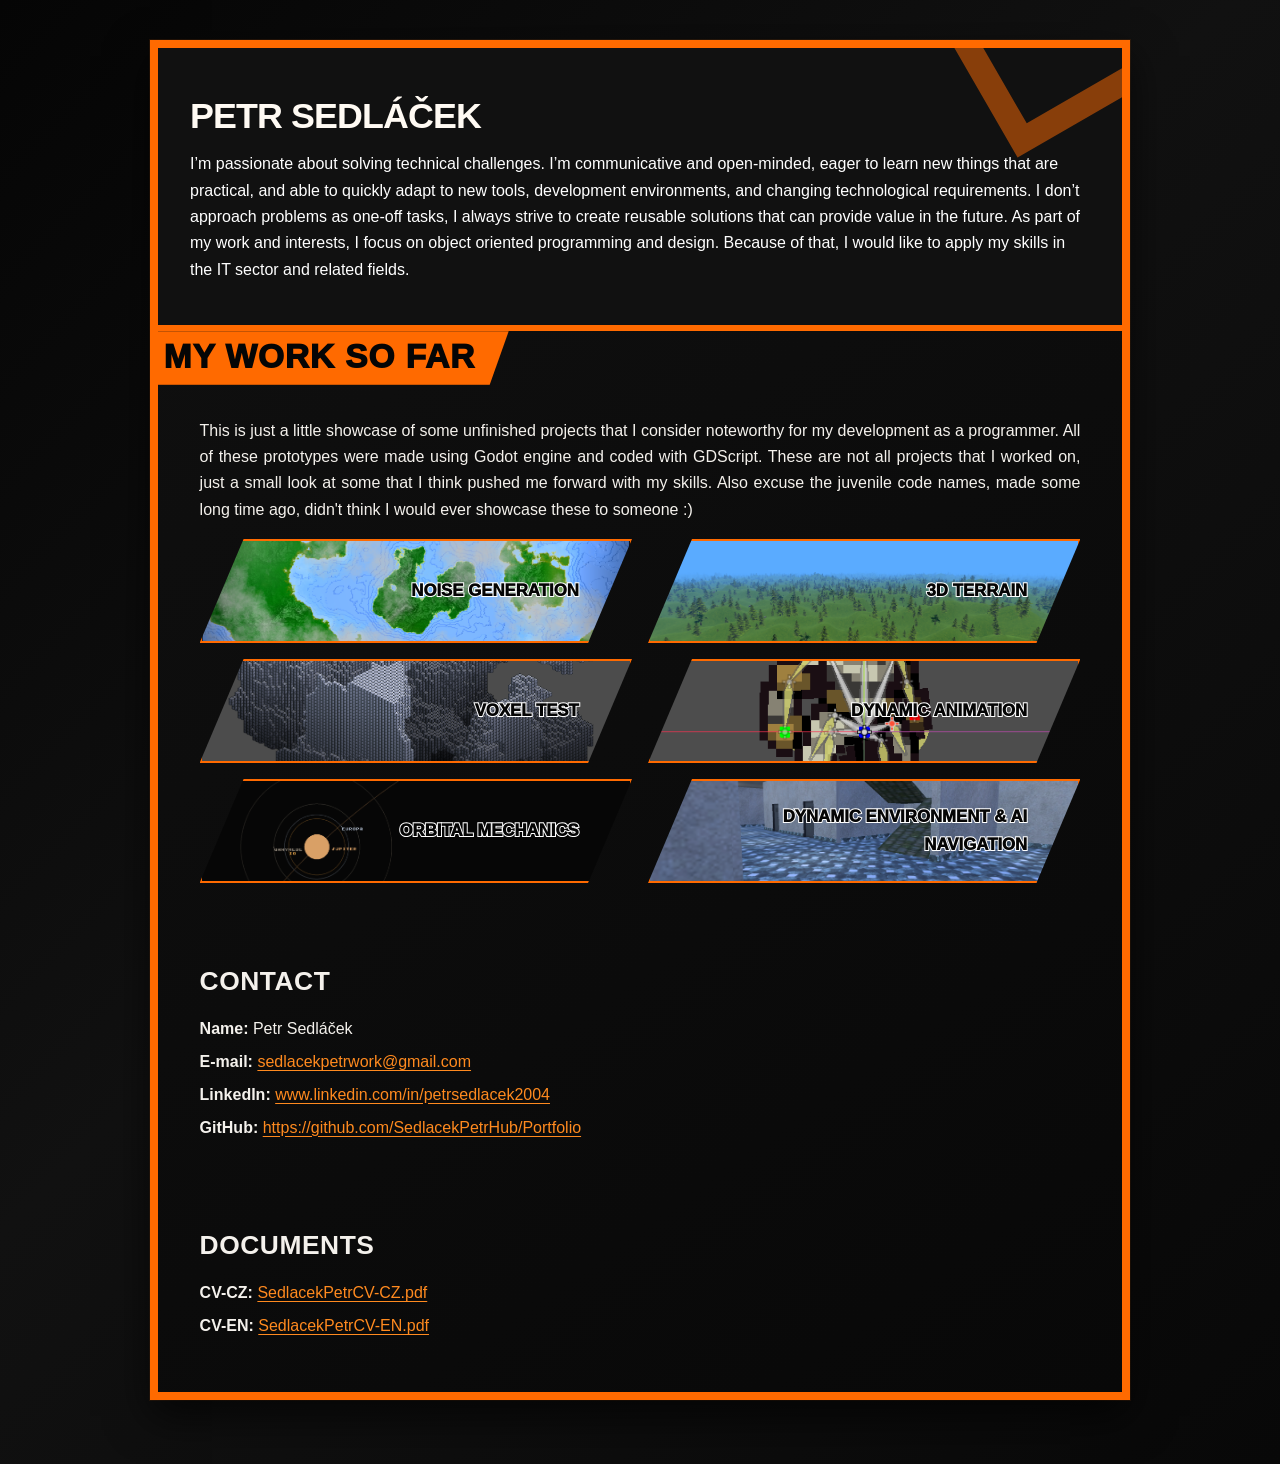
<file: index.html>
﻿<!doctype html>
<html lang="cz">
  <head>
    <meta charset="utf-8">
    <meta name="viewport" content="width=device-width, initial-scale=1">
    <meta name="description" content="PETR SEDLÁČEK PERSONAL SITE">
    <title>Introduction | Petr Sedláček</title>
    <link rel="preconnect" href="https://fonts.googleapis.com">
    <link rel="preconnect" href="https://fonts.gstatic.com" crossorigin>
    <link href="https://fonts.cdnfonts.com/css/google-sans" rel="stylesheet">
    <link rel="stylesheet" href="styly/style.css">
  </head>
  <body class="page-uvod">



    <main id="obsah" class="layout">
      <header class="hero">
        <h1>PETR SEDLÁČEK</h1>
        <p>I’m passionate about solving technical challenges. I’m communicative and open-minded, eager to learn new things that 
        are practical, and able to quickly adapt to new tools, development environments, and changing technological 
        requirements. I don’t approach problems as one-off tasks, I always strive to create reusable solutions that can provide 
        value in the future. As part of my work and interests, I focus on object oriented programming and design. Because of 
        that, I would like to apply my skills in the IT sector and related fields.
        </p>
        <div class="hero-grid" aria-hidden="true">
          <span></span>
          <span></span>
          <span></span>
          <span></span>
        </div>
      </header>

<section class="card" aria-labelledby="mywork">
  <h2 id="mywork">My work so far</h2>
  <p>This is just a little showcase of some unfinished projects that I consider noteworthy for my development as a programmer.
  All of these prototypes were made using Godot engine and coded with GDScript.
  These are not all projects that I worked on, just a small look at some that I think pushed me forward with my skills.

  Also excuse the juvenile code names, made some long time ago, didn't think I would ever showcase these to someone :)</p>
  <div class="meta-grid">

    <a href="stranky/2DNoiseGen.html">
      <span>NOISE GENERATION</span>
    </a>

    <a href="stranky/3DTerrain.html">
      <span>3D TERRAIN</span>
    </a>

    <a href="stranky/VoxelTest.html">
      <span>VOXEL TEST</span>
    </a>

    <a href="stranky/DynamicAnima.html">
      <span>DYNAMIC ANIMATION</span>
    </a>

    <a href="stranky/OrbitMechs.html">
      <span>ORBITAL MECHANICS</span>
    </a>

    <a href="stranky/Assylum.html">
      <span>DYNAMIC ENVIRONMENT & AI NAVIGATION</span>
    </a>

  </div>
</section>

      <section class="card" aria-labelledby="kontakt-title">
        <h2 id="kontakt-title">Contact</h2>
        <div class="contact-center">
          <p><strong>Name:</strong> Petr Sedláček</p>
          <p><strong>E-mail:</strong> <a href="mailto:sedlacekpetrwork@gmail.com">sedlacekpetrwork@gmail.com</a></p>
          <p><strong>LinkedIn:</strong> <a href="https://www.linkedin.com/in/petrsedlacek2004/" target="_blank" rel="noopener">www.linkedin.com/in/petrsedlacek2004</a></p>
          <p><strong>GitHub:</strong> <a href="https://github.com/SedlacekPetrHub/Portfolio" target="_blank" rel="noopener">https://github.com/SedlacekPetrHub/Portfolio</a></p>
        </div>
      </section>
      
      <section class="card" aria-labelledby="dokumenty">
        <h2 id="dokumenty">Documents</h2>
        <div class="contact-center">
          <p><strong>CV-CZ:</strong> <a href="Dokumenty/SedlacekPetrCV-CZ.pdf" target="_blank" rel="noopener">SedlacekPetrCV-CZ.pdf</a></p>
          <p><strong>CV-EN:</strong> <a href="Dokumenty/SedlacekPetrCV-EN.pdf" target="_blank" rel="noopener">SedlacekPetrCV-EN.pdf</a></p>
        </div>
      </section>


    </main>
  <script src="styly/nav.js"></script>
  </body>
</html>
</file>
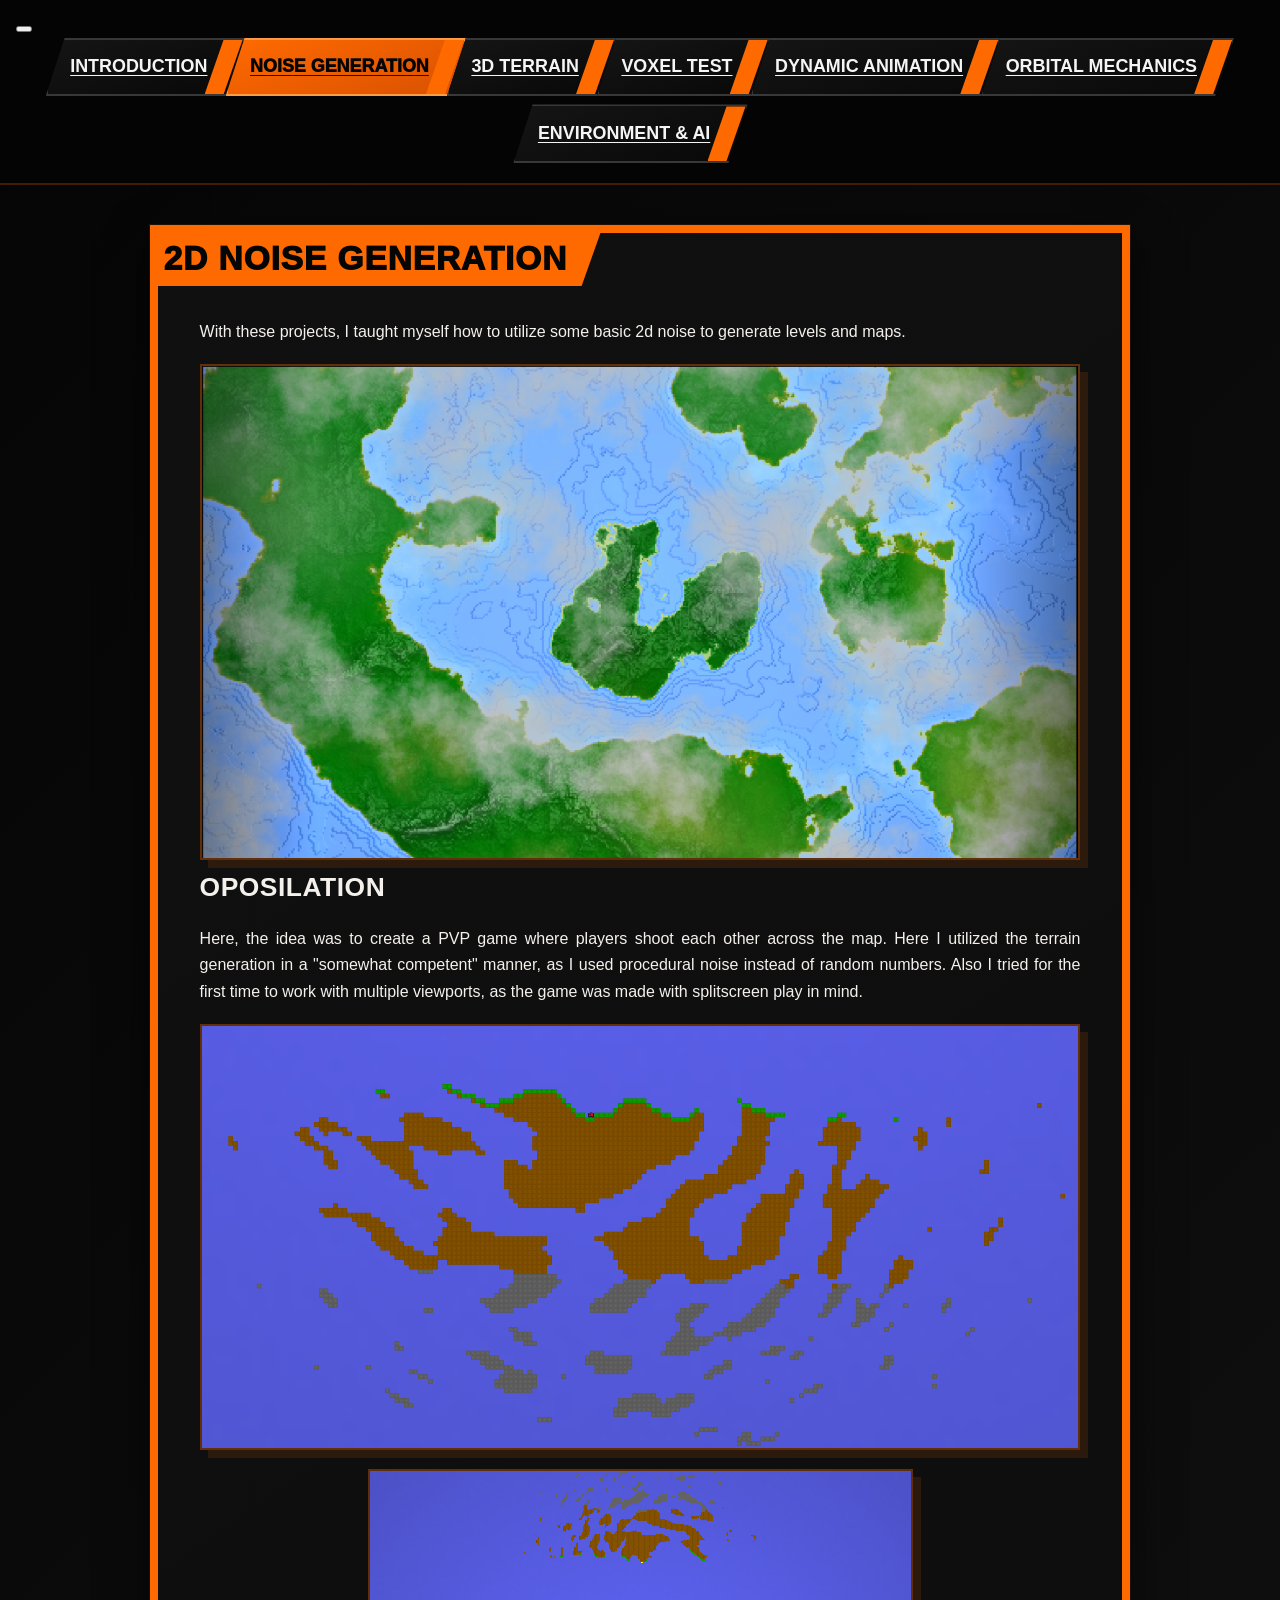
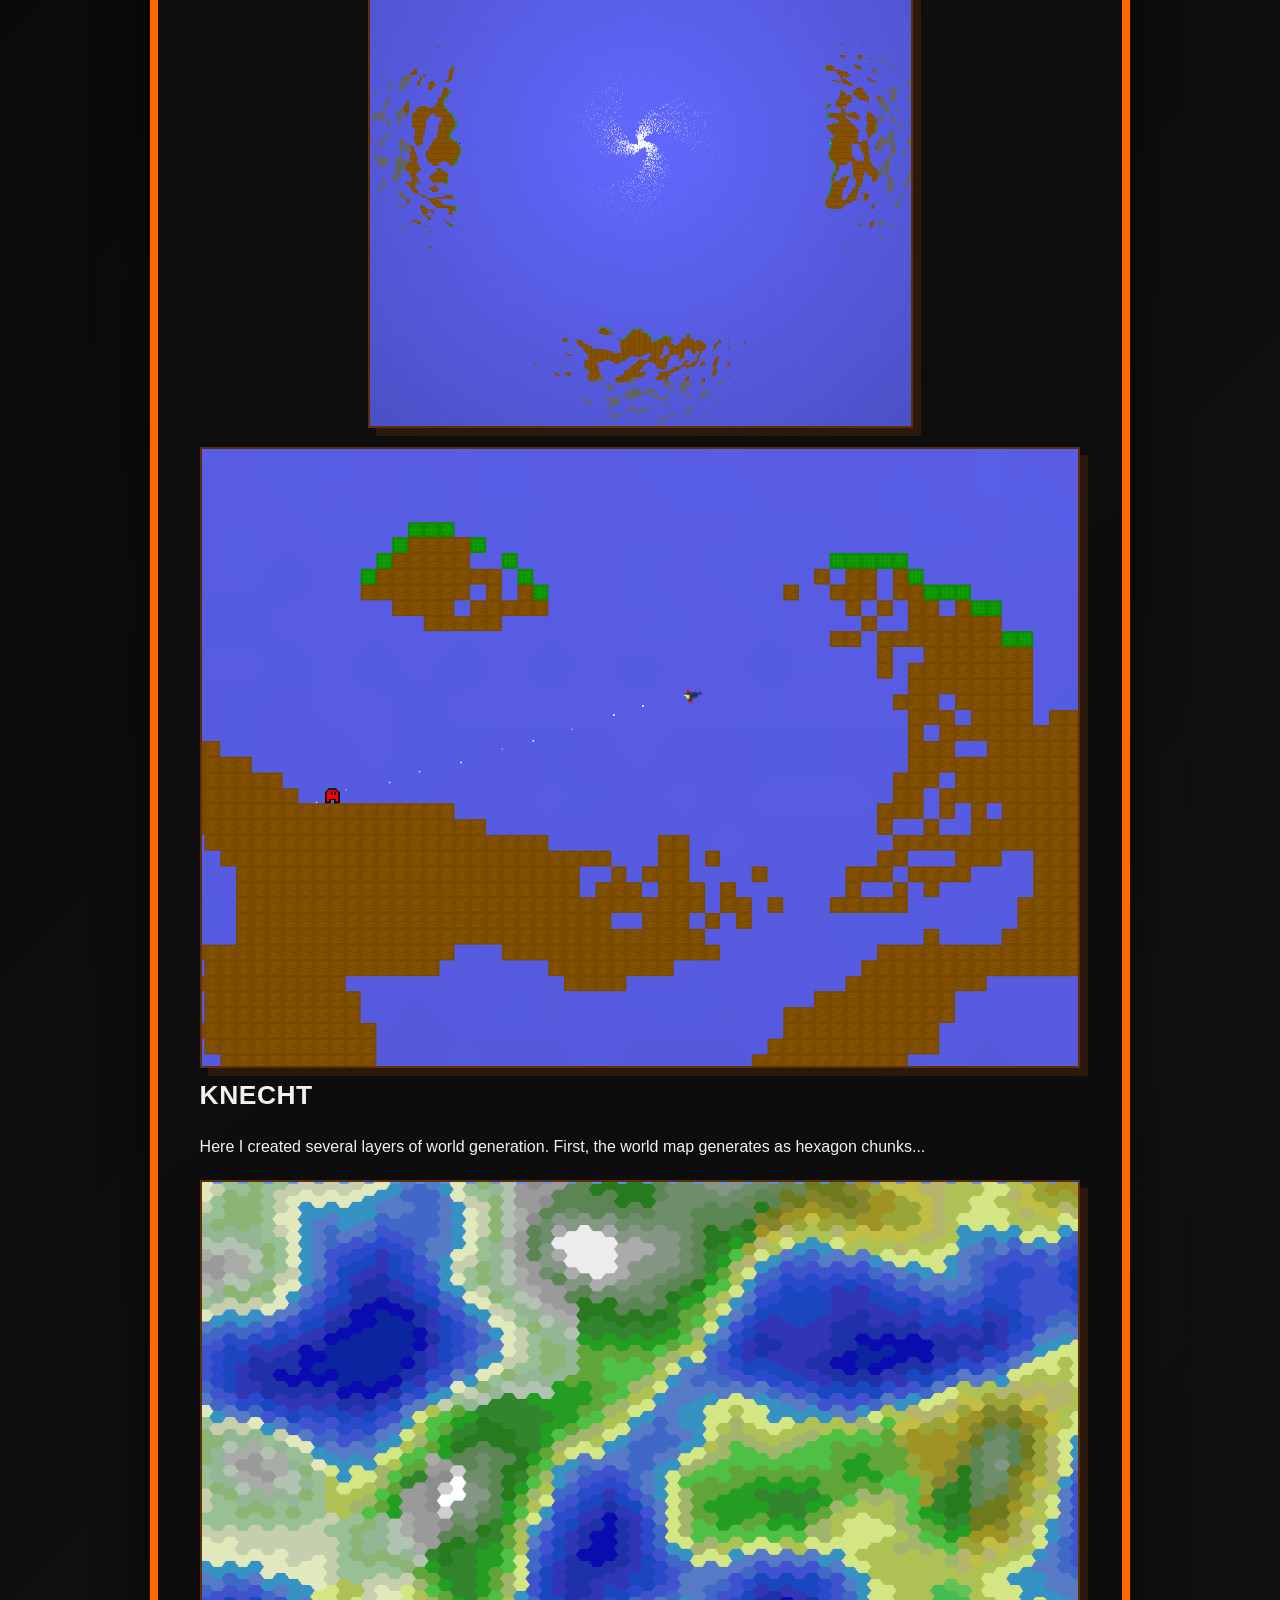
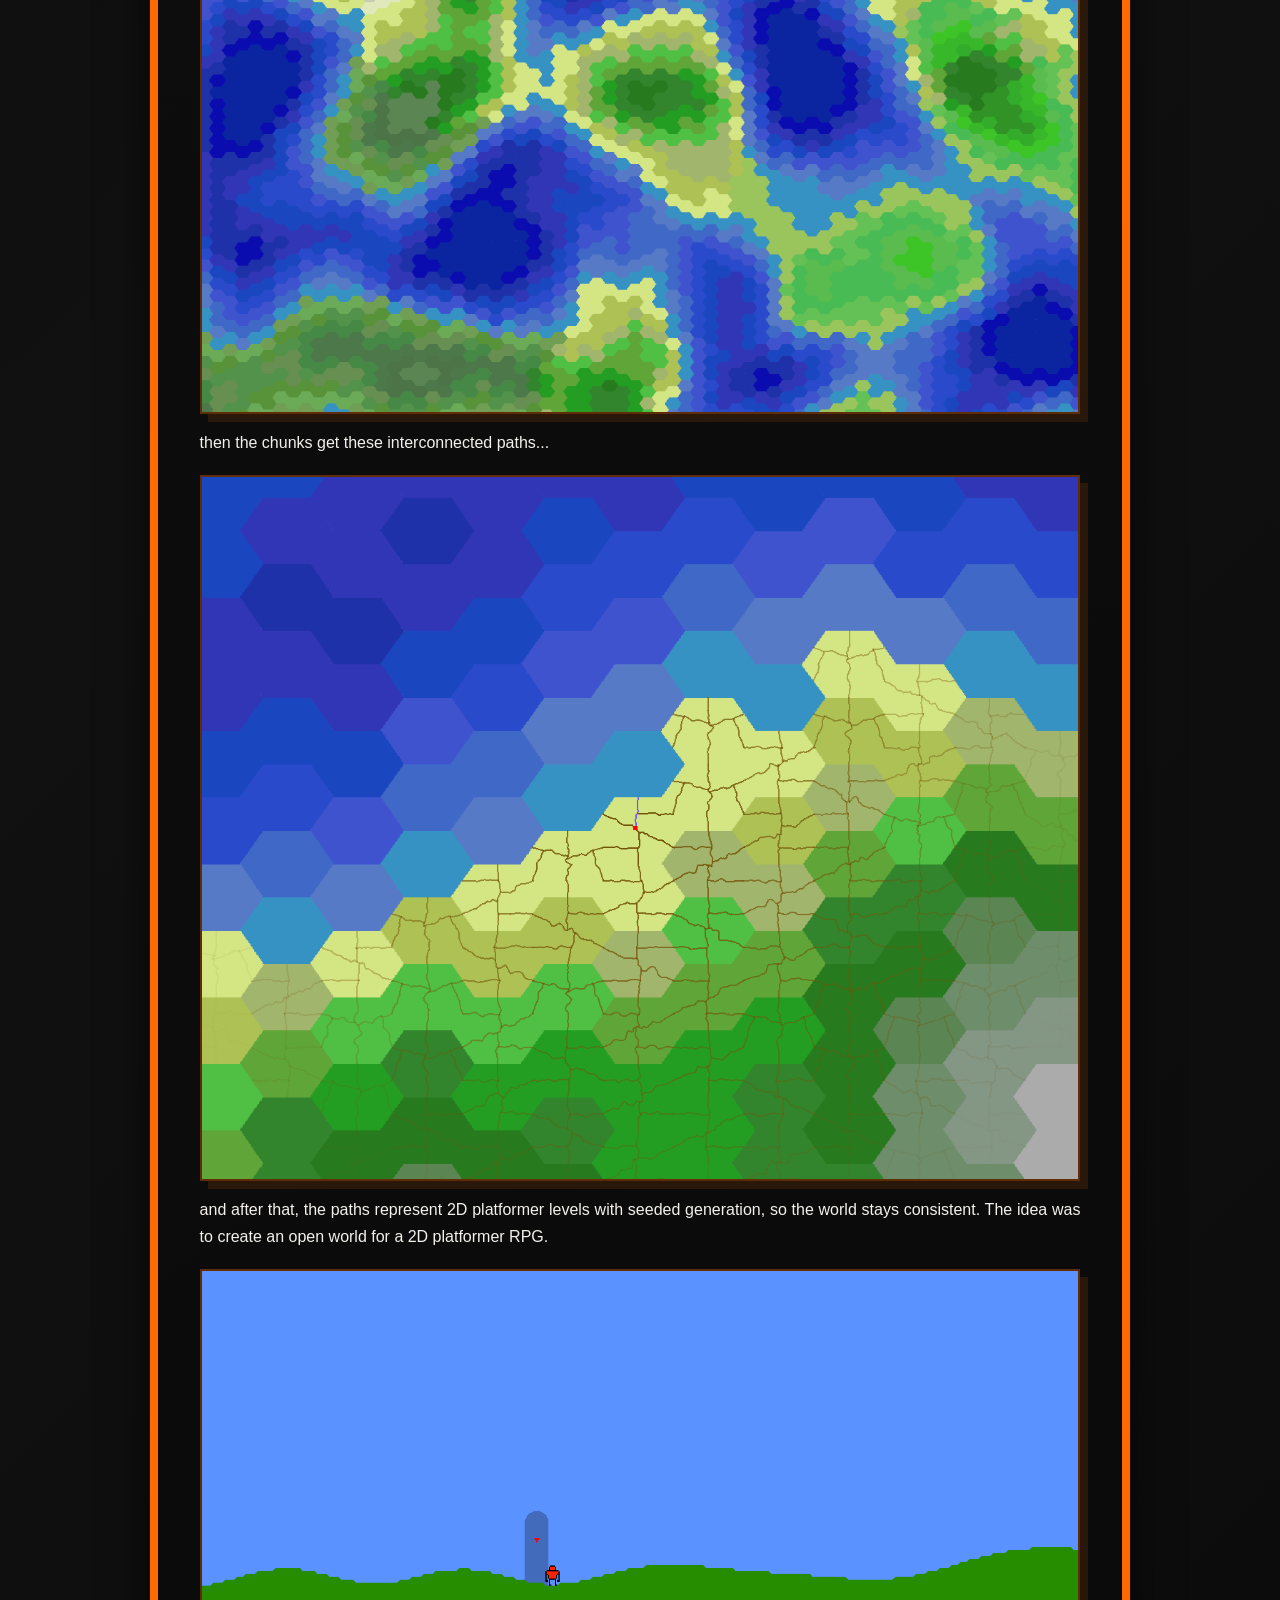
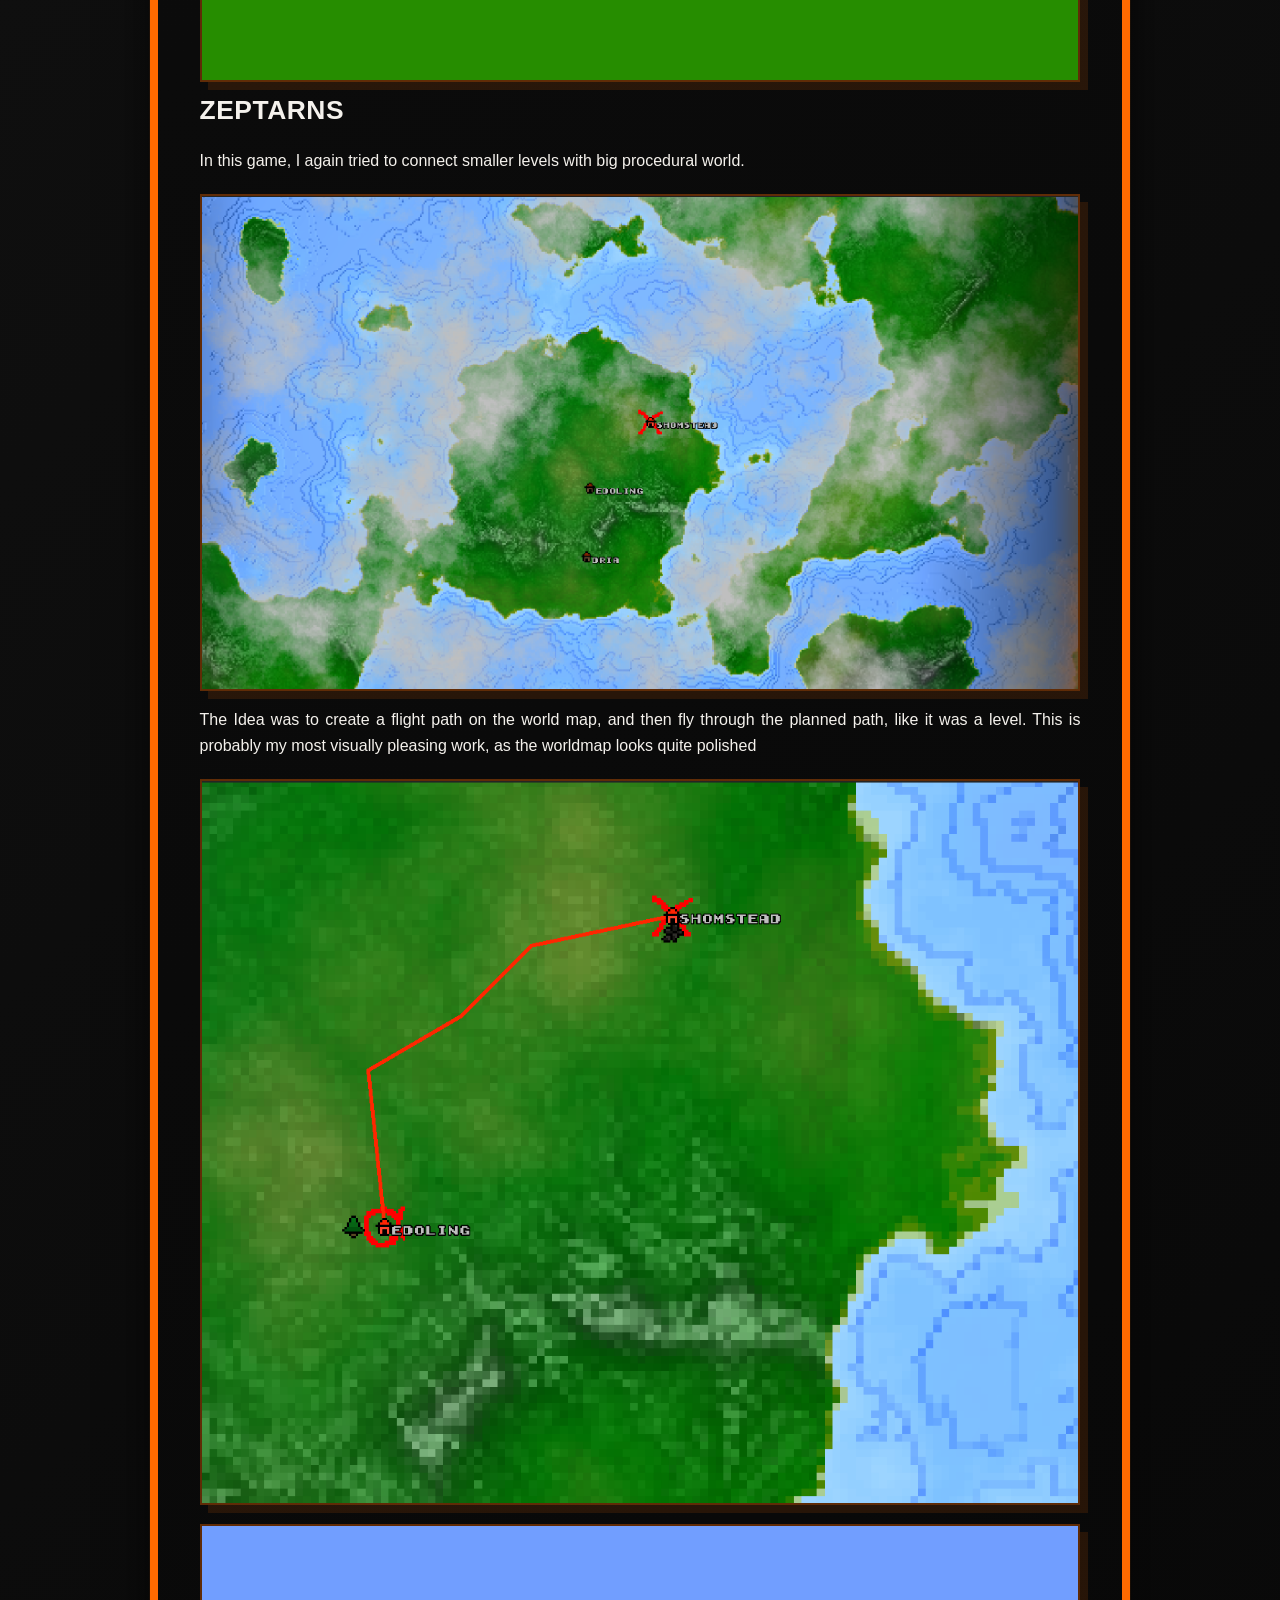
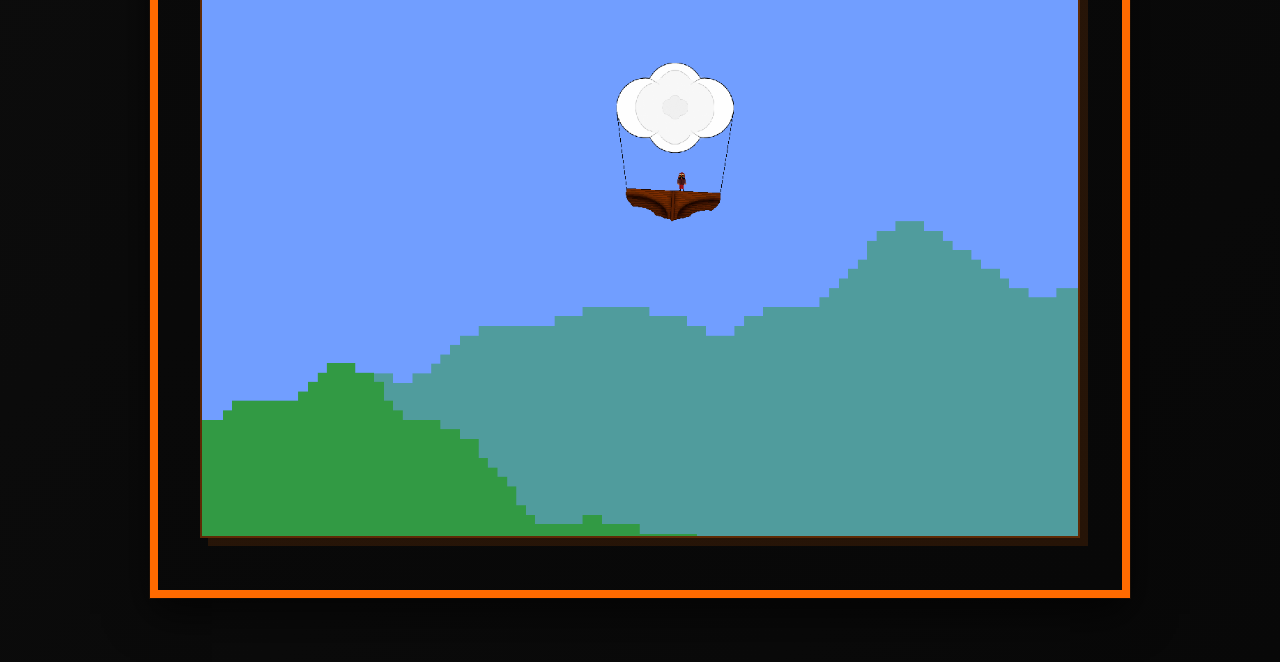
<file: stranky/2DNoiseGen.html>
<!doctype html>
<html lang="cs">
  <head>
    <meta charset="utf-8">
    <meta name="viewport" content="width=device-width, initial-scale=1">
    <meta name="description" content="2D Procedural noise generation tests.">
    <title>2D NOISE GEN | Petr Sedláček</title>
    <link rel="preconnect" href="https://fonts.googleapis.com">
    <link rel="preconnect" href="https://fonts.gstatic.com" crossorigin>
    <link href="https://fonts.cdnfonts.com/css/google-sans" rel="stylesheet">
    <link rel="stylesheet" href="../styly/style.css">
  </head>
  <body class="page-vysledky">
    <header class="top-menu" aria-label="Hlavní navigace">
      <button class="nav-toggle" hidden aria-expanded="false" aria-controls="hlavni-nav" aria-label="Otevřít navigaci">
        <span></span><span></span><span></span>
      </button>
      <nav id="hlavni-nav">
        <ul>
          <li><a href="../index.html">Introduction</a></li>
          
          <li><a class="active"  href="2DNoiseGen.html">NOISE GENERATION</a></li>
          <li><a href="3DTerrain.html">3D TERRAIN</a></li>
          <li><a href="VoxelTest.html">VOXEL TEST</a></li>
          <li><a href="DynamicAnima.html">DYNAMIC ANIMATION</a></li>
          <li><a href="OrbitMechs.html">ORBITAL MECHANICS</a></li>
          <li><a href="Assylum.html">ENVIRONMENT & AI</a></li>

        </ul>
      </nav>
    </header>
    <main id="obsah" class="layout">
      <section class="card">
        <h2>2D NOISE GENERATION</h2>
        <p>
          With these projects, I taught myself how to utilize some basic 2d noise to generate levels and maps.
        </p>
        <figure class="fig">
          <img src="../imgs/Zeptrans_map3.png" alt="Zeptrans_map3">
        </figure>

        <h2>Oposilation</h2>
        <p>Here, the idea was to create a PVP game where players shoot each other across the map. Here I utilized the terrain generation in a "somewhat competent" manner, as I used procedural noise instead of random numbers. Also I tried for the first time to work with multiple viewports, as the game was made with splitscreen play in mind. </p>
        <figure class="fig">
          <img src="../imgs/Oposilation_island.png" alt="Oposilation_island">
        </figure>
        <figure class="fig">
          <img src="../imgs/Oposilation_map.png" alt="Oposilation_map">
        </figure>
        
        <figure class="fig">
          <img src="../imgs/Oposilation_blast.png" alt="Oposilation_blast">
        </figure>
        
        <h2>Knecht</h2>
        <p>Here I created several layers of world generation. First, the world map generates as hexagon chunks... </p>
        <figure class="fig">
          <img src="../imgs/Knecht_map.png" alt="Knecht_map">
        </figure>
        <p>then the chunks get these interconnected paths... </p>
        <figure class="fig">
          <img src="../imgs/Knecht_paths.png" alt="Knecht_paths">
        </figure>
        <p>and after that, the paths represent 2D platformer levels with seeded generation, so the world stays consistent. The idea was to create an open world for a 2D platformer RPG. </p>
        <figure class="fig">
          <img src="../imgs/Knecht_level.png" alt="Knecht_level">
        </figure>

        <h2>Zeptarns</h2>
        <p>In this game, I again tried to connect smaller levels with big procedural world. </p>
        <figure class="fig">
          <img src="../imgs/Zeptrans_map2.png" alt="Zeptrans_map2">
        </figure>
        <p>The Idea was to create a flight path on the world map, and then fly through the planned path, like it was a level.
        This is probably my most visually pleasing work, as the worldmap looks quite polished </p>
        <figure class="fig">
          <img src="../imgs/Zeptrans_map1.png" alt="Zeptrans_map1">
        </figure>
        <figure class="fig">
          <img src="../imgs/Zeptrans_lvl2.png" alt="Zeptrans_lvl2">
        </figure>




      </footer>
    </main>
  <script src="../styly/nav.js"></script>
  </body>
</html>
</file>
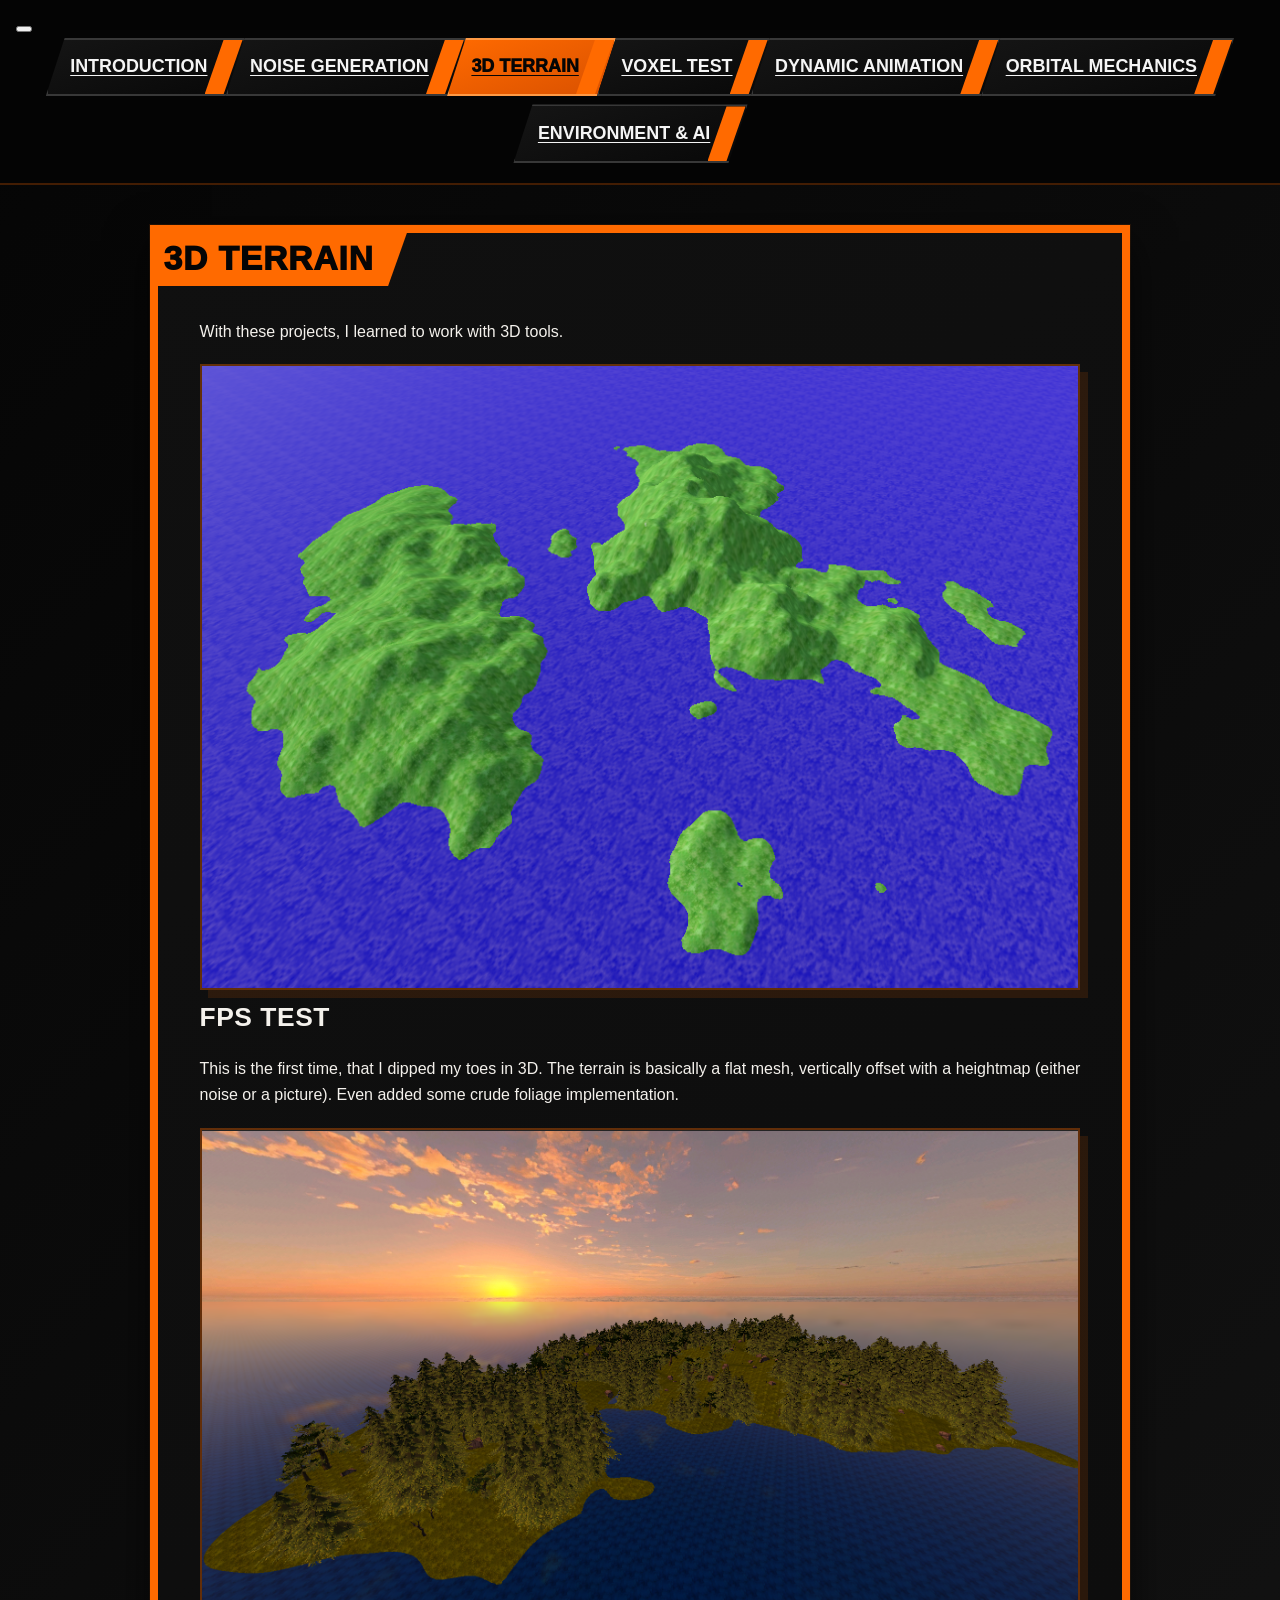
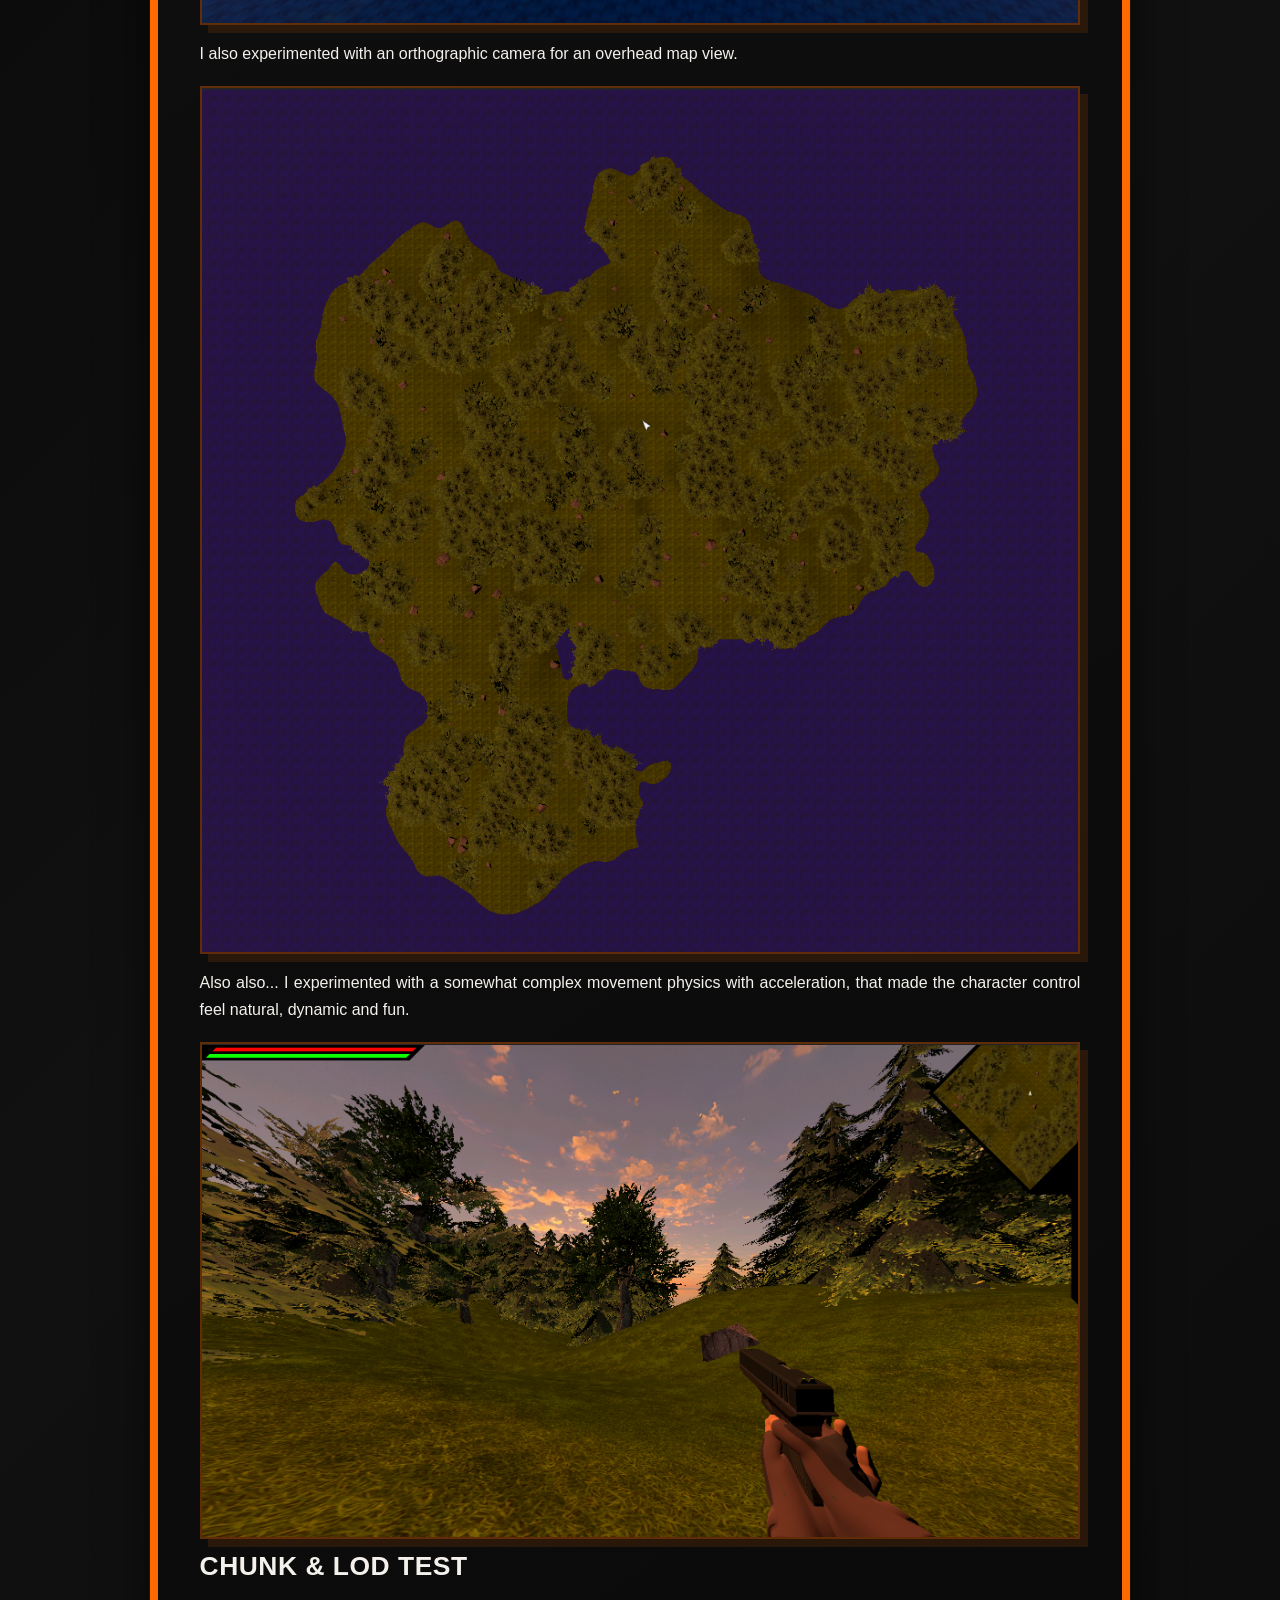
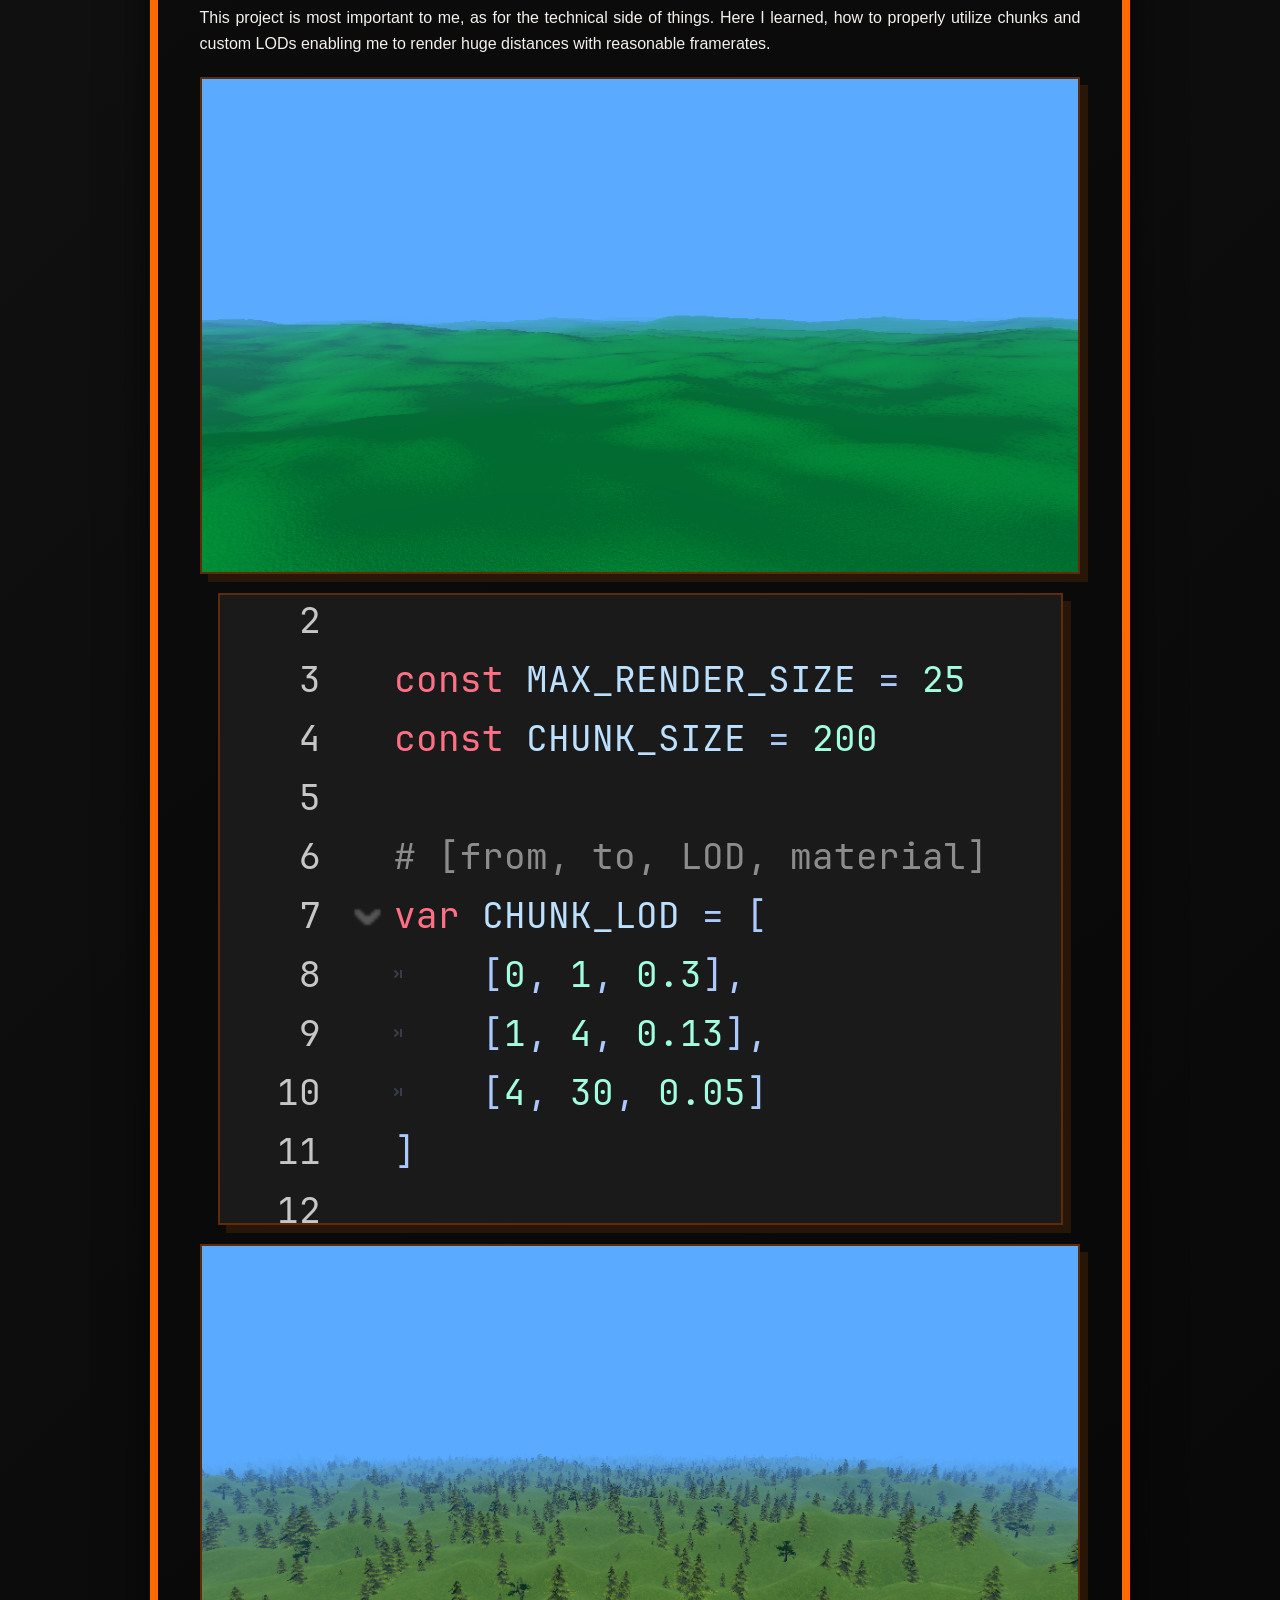
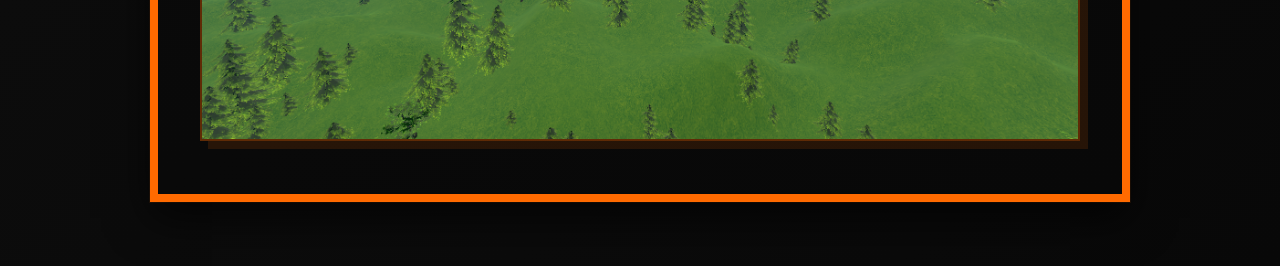
<file: stranky/3DTerrain.html>
<!doctype html>
<html lang="cs">
  <head>
    <meta charset="utf-8">
    <meta name="viewport" content="width=device-width, initial-scale=1">
    <meta name="description" content="3D terrain tests.">
    <title>3D TERRAIN | Petr Sedláček</title>
    <link rel="preconnect" href="https://fonts.googleapis.com">
    <link rel="preconnect" href="https://fonts.gstatic.com" crossorigin>
    <link href="https://fonts.cdnfonts.com/css/google-sans" rel="stylesheet">
    <link rel="stylesheet" href="../styly/style.css">
  </head>
  <body class="page-vysledky">
    <header class="top-menu" aria-label="Hlavní navigace">
      <button class="nav-toggle" hidden aria-expanded="false" aria-controls="hlavni-nav" aria-label="Otevřít navigaci">
        <span></span><span></span><span></span>
      </button>
      <nav id="hlavni-nav">
        <ul>
          <li><a href="../index.html">Introduction</a></li>
          <li><a href="2DNoiseGen.html">NOISE GENERATION</a></li>
          <li><a class="active" href="3DTerrain.html">3D TERRAIN</a></li>
          <li><a href="VoxelTest.html">VOXEL TEST</a></li>
          <li><a href="DynamicAnima.html">DYNAMIC ANIMATION</a></li>
          <li><a href="OrbitMechs.html">ORBITAL MECHANICS</a></li>
          <li><a href="Assylum.html">ENVIRONMENT & AI</a></li>
        </ul>
      </nav>
    </header>
    <main id="obsah" class="layout">
      <section class="card">
        <h2>3D TERRAIN</h2>
        <p>
          With these projects, I learned to work with 3D tools.
        </p>
        <figure class="fig">
          <img src="../imgs/FPS_Test_island.png" alt="FPS_Test_island">
        </figure>
      
        <h2>FPS TEST</h2>
        <p>This is the first time, that I dipped my toes in 3D. The terrain is basically a flat mesh, vertically offset with a heightmap (either noise or a picture). Even added some crude foliage implementation. </p>
        <figure class="fig">
          <img src="../imgs/FPS_Test_sunset.png" alt="FPS_Test_sunset">
        </figure>
        <p>I also experimented with an orthographic camera for an overhead map view. </p>
        <figure class="fig">
          <img src="../imgs/FPS_Test_map.png" alt="FPS_Test_map">
        </figure>
        <p>Also also... I experimented with a somewhat complex movement physics with acceleration, that made the character control feel natural, dynamic and fun. </p>
        <figure class="fig">
          <img src="../imgs/FPS_Test_view.png" alt="FPS_Test_view">
        </figure>

        <h2>CHUNK & LOD TEST</h2>
        <p>This project is most important to me, as for the technical side of things. Here I learned, how to properly utilize chunks and custom LODs enabling me to render huge distances with reasonable framerates. </p>
        <figure class="fig">
          <img src="../imgs/Aloon_view.png" alt="Aloon_view">
        </figure>
        <figure class="fig">
          <img src="../imgs/Aloon_code.png" alt="Aloon_code">
        </figure>
        <figure class="fig">
          <img src="../imgs/Aloon_foliage.png" alt="Aloon_foliage">
        </figure>

      </footer>
    </main>
  <script src="../styly/nav.js"></script>
  </body>
</html>
</file>
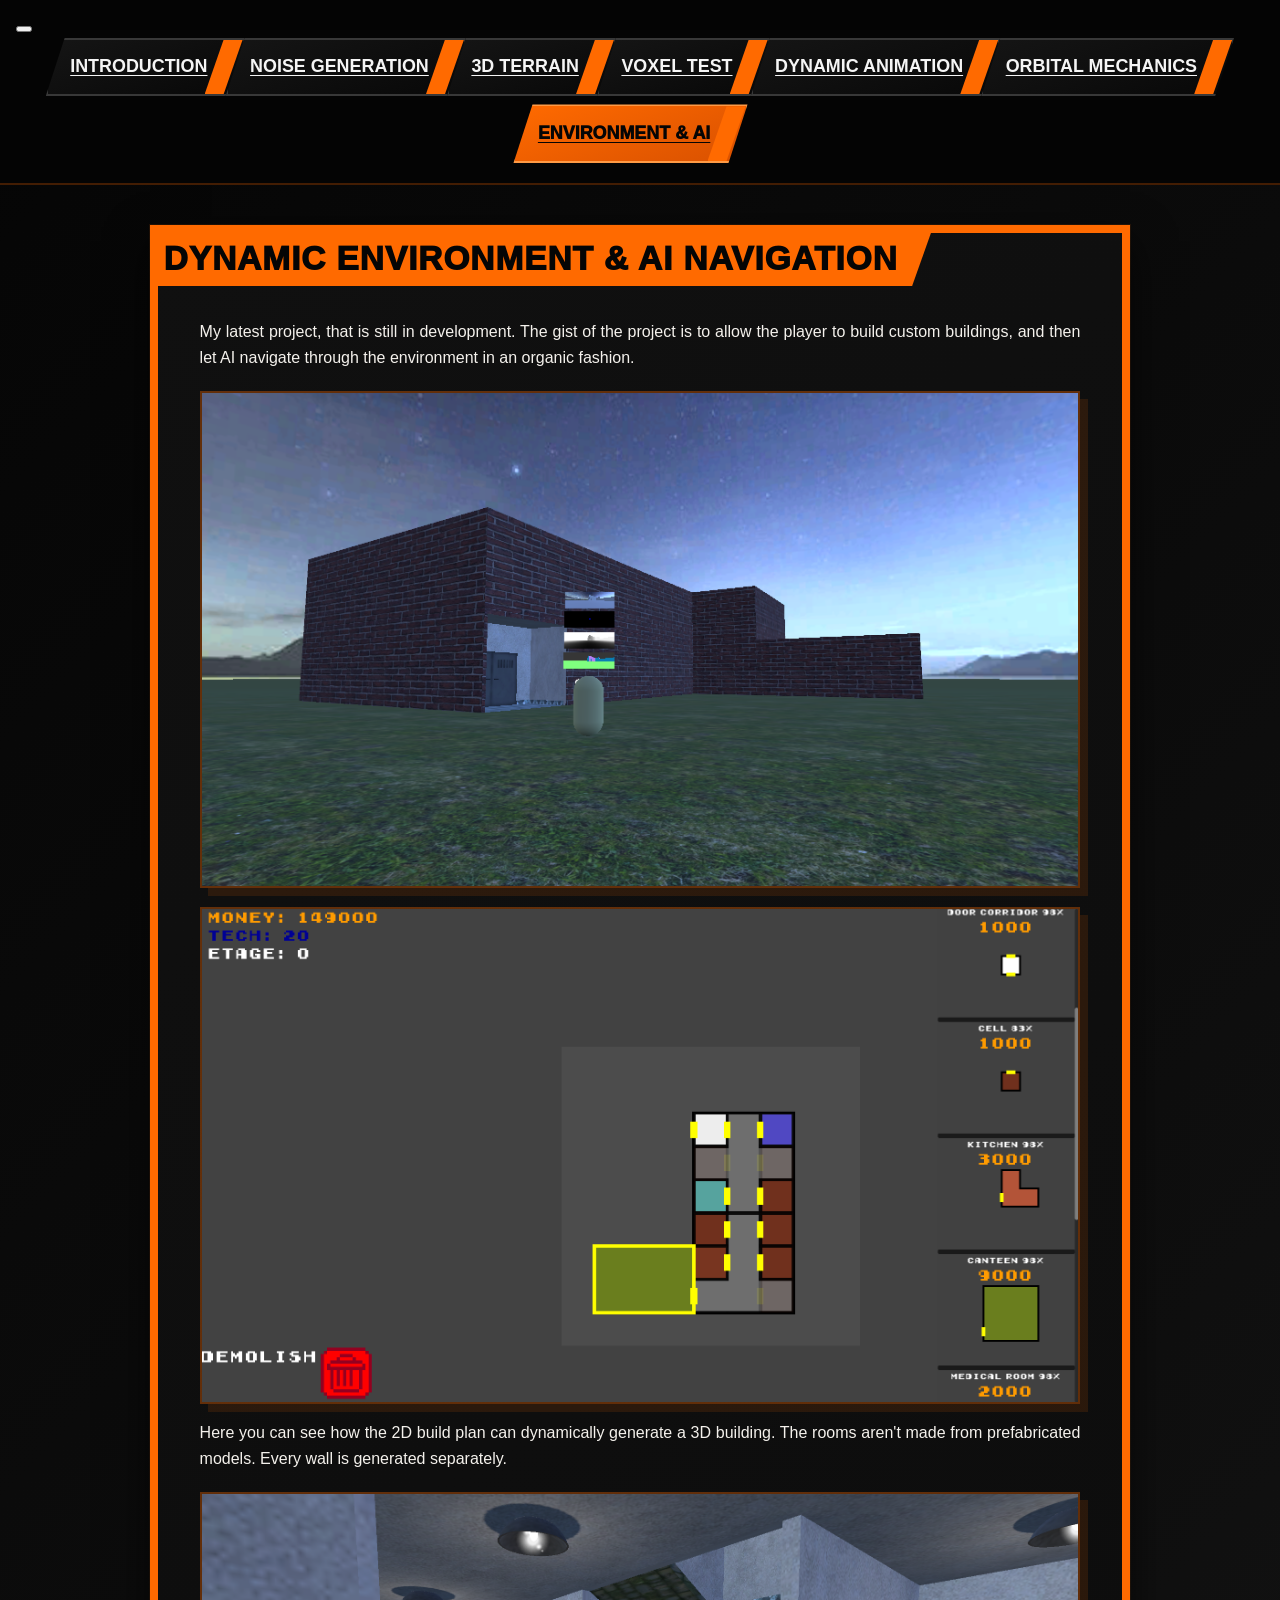
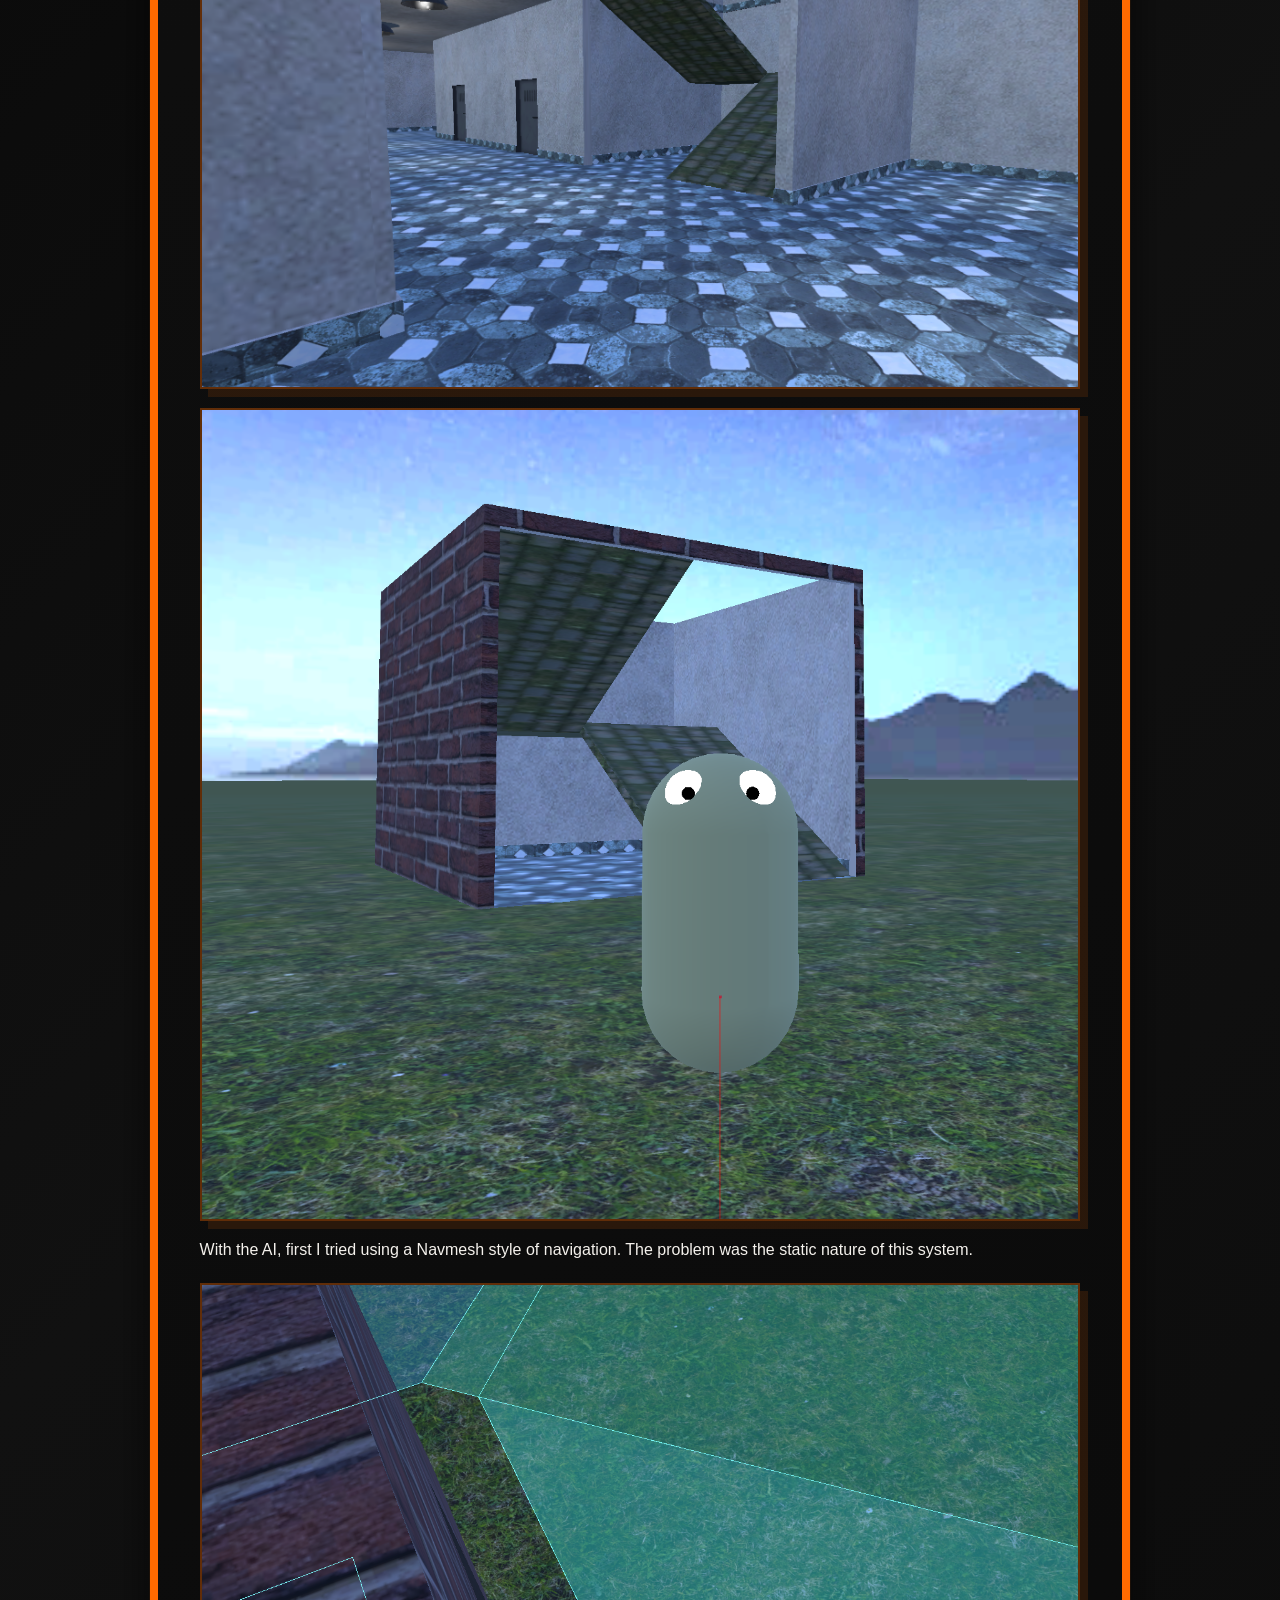
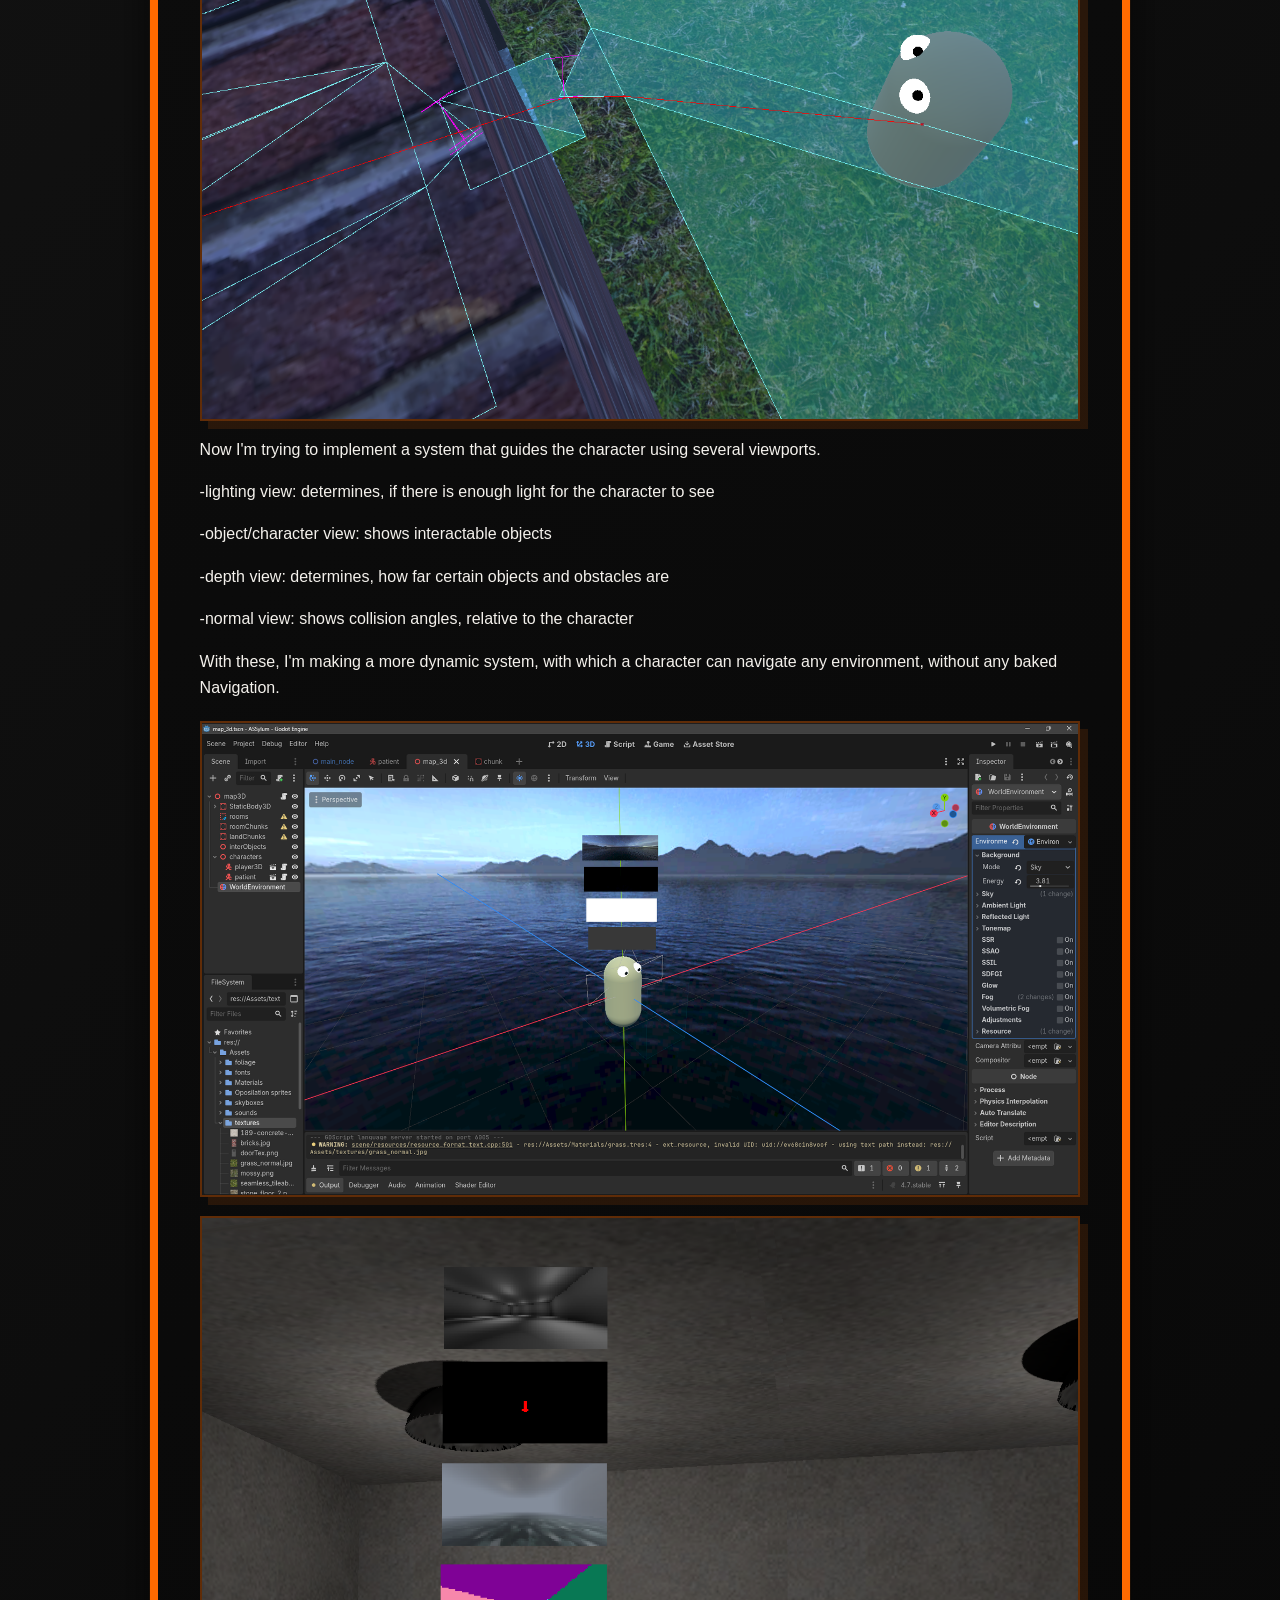
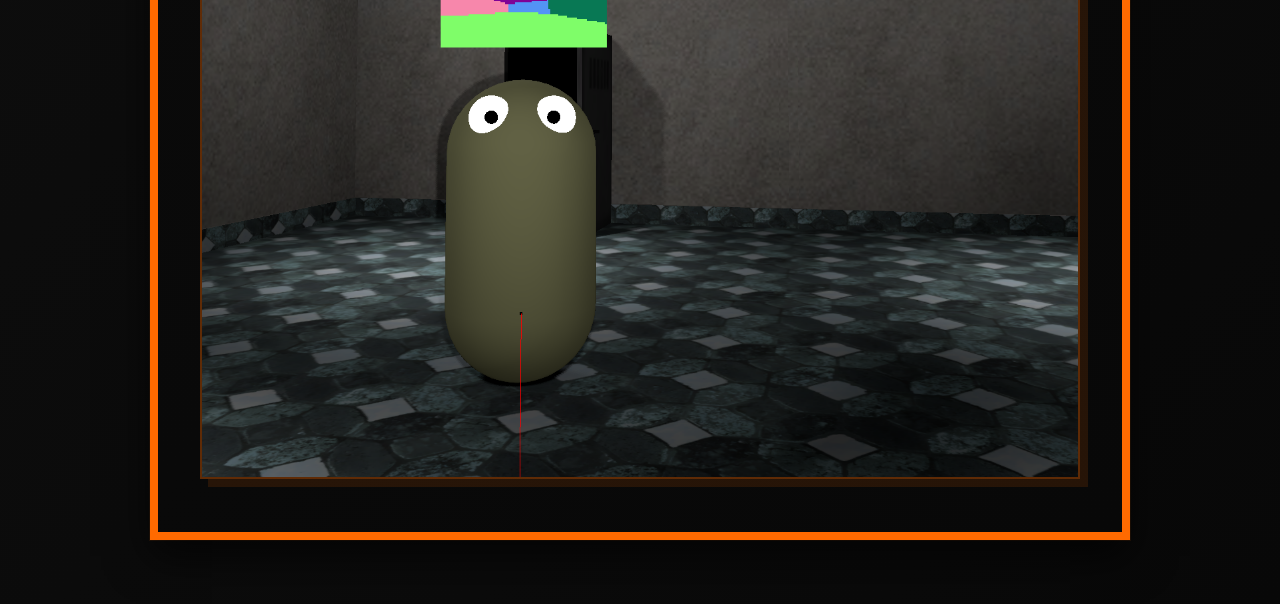
<file: stranky/Assylum.html>
<!doctype html>
<html lang="cs">
  <head>
    <meta charset="utf-8">
    <meta name="viewport" content="width=device-width, initial-scale=1">
    <meta name="description" content="Assylum.">
    <title>DYNAMIC ENVIRONMENT & AI NAVIGATION | Petr Sedláček</title>
    <link rel="preconnect" href="https://fonts.googleapis.com">
    <link rel="preconnect" href="https://fonts.gstatic.com" crossorigin>
    <link href="https://fonts.cdnfonts.com/css/google-sans" rel="stylesheet">
    <link rel="stylesheet" href="../styly/style.css">
  </head>
  <body class="page-vysledky">
    <header class="top-menu" aria-label="Hlavní navigace">
      <button class="nav-toggle" hidden aria-expanded="false" aria-controls="hlavni-nav" aria-label="Otevřít navigaci">
        <span></span><span></span><span></span>
      </button>
      <nav id="hlavni-nav">
        <ul>
          <li><a href="../index.html">Introduction</a></li>
          <li><a href="2DNoiseGen.html">NOISE GENERATION</a></li>
          <li><a href="3DTerrain.html">3D TERRAIN</a></li>
          <li><a href="VoxelTest.html">VOXEL TEST</a></li>
          <li><a href="DynamicAnima.html">DYNAMIC ANIMATION</a></li>
          <li><a href="OrbitMechs.html">ORBITAL MECHANICS</a></li>
          <li><a class="active" href="Assylum.html">ENVIRONMENT & AI</a></li>
        </ul>
      </nav>
    </header>
    <main id="obsah" class="layout">
      <section class="card">
        <h2>DYNAMIC ENVIRONMENT & AI NAVIGATION</h2>
        <p>
          My latest project, that is still in development. The gist of the project is to allow the player to build custom buildings, 
          and then let AI navigate through the environment in an organic fashion.
        </p>
        <figure class="fig">
          <img src="../imgs/Assylum_house.png" alt="Assylum_house">
        </figure>
        <figure class="fig">
          <img src="../imgs/Assylum_building.png" alt="Assylum_building">
        </figure>
        <p>Here you can see how the 2D build plan can dynamically generate a 3D building. The rooms aren't made from prefabricated models. Every wall is generated separately.</p>
        <figure class="fig">
          <img src="../imgs/Assylum_inside.png" alt="Assylum_inside">
        </figure>
        
      </figure>
        <figure class="fig">
          <img src="../imgs/Assylum_stairs.png" alt="Assylum_stairs">
        </figure>
        <p>With the AI, first I tried using a Navmesh style of navigation. The problem was the static nature of this system. </p>
        </figure>
        <figure class="fig">
          <img src="../imgs/Assylum_navmesh.png" alt="Assylum_navmesh">
        </figure>
        <p>Now I'm trying to implement a system that guides the character using several viewports.

          <p>-lighting view: determines, if there is enough light for the character to see</p>
          <p>-object/character view: shows interactable objects</p>
          <p>-depth view: determines, how far certain objects and obstacles are</p>
          <p>-normal view: shows collision angles, relative to the character</p>

          With these, I'm making a more dynamic system, with which a character can navigate any environment, without any baked Navigation. </p>
        </figure>
        <figure class="fig">
          <img src="../imgs/Assylum_editor1.png" alt="Assylum_editor1">
        </figure>
        </figure>
        <figure class="fig">
          <img src="../imgs/Assylum_viewAI1.png" alt="Assylum_viewAI1">
        </figure>

      </footer>
    </main>
  <script src="../styly/nav.js"></script>
  </body>
</html>
</file>
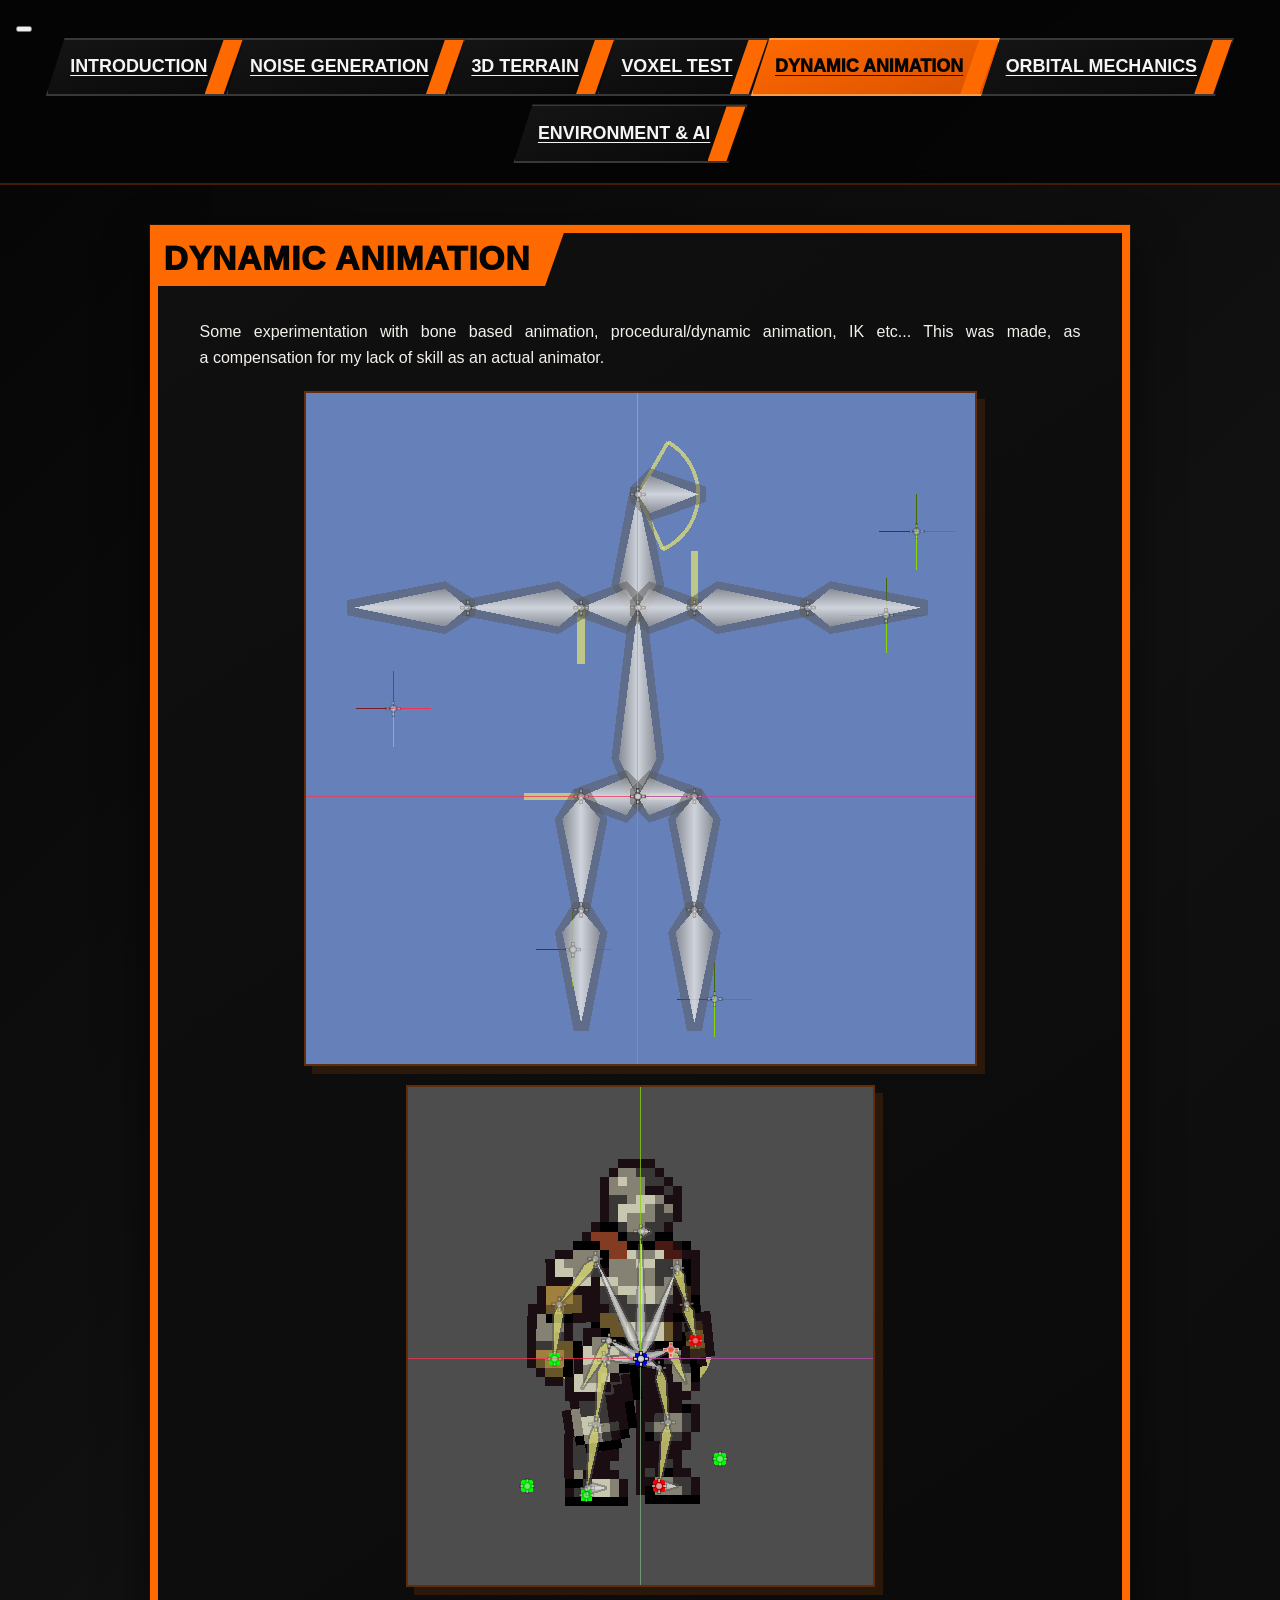
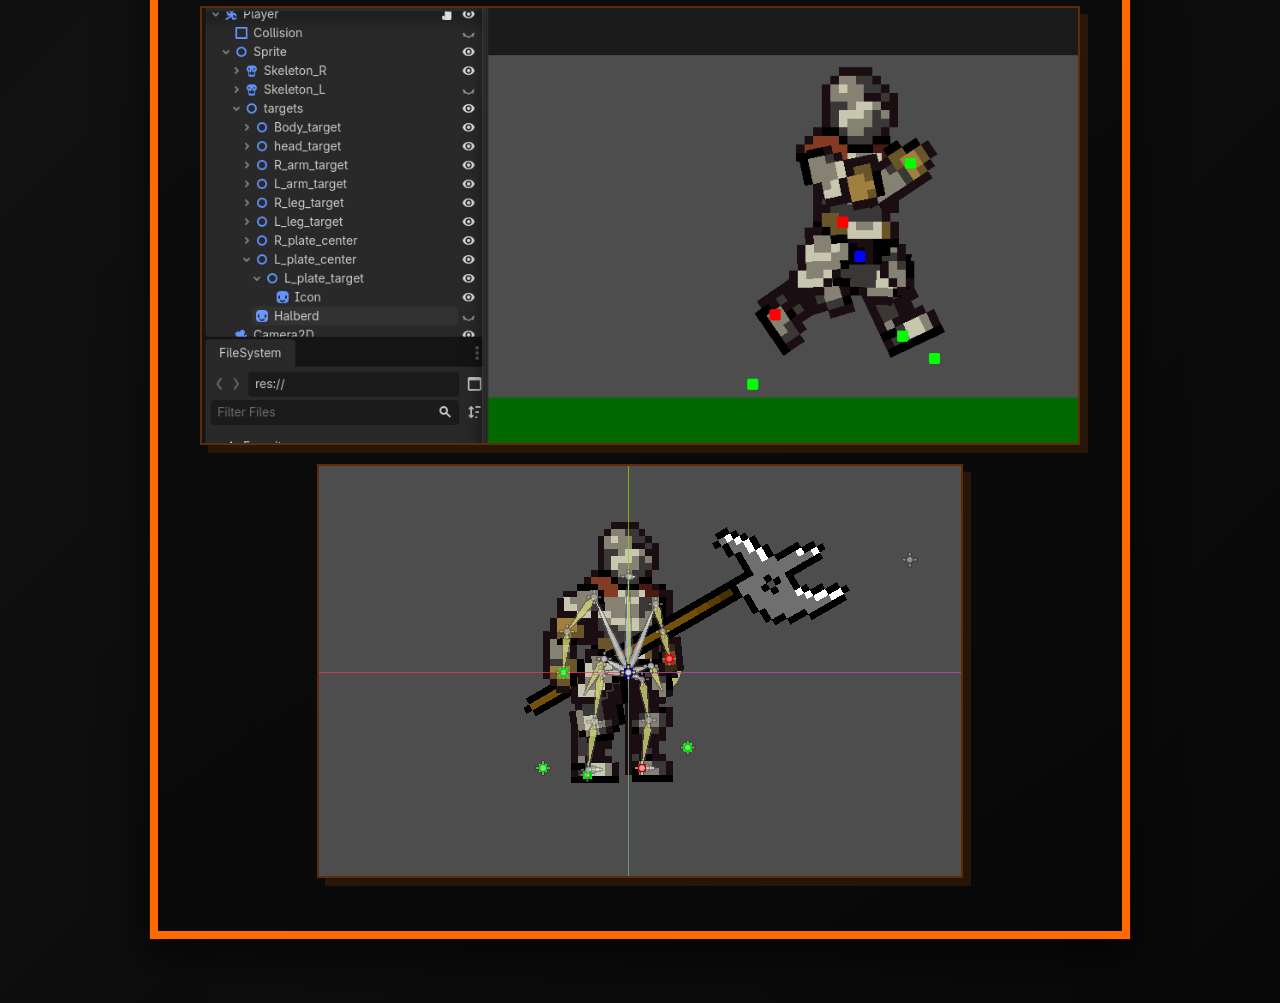
<file: stranky/DynamicAnima.html>
<!doctype html>
<html lang="cs">
  <head>
    <meta charset="utf-8">
    <meta name="viewport" content="width=device-width, initial-scale=1">
    <meta name="description" content="Dynamic animation test.">
    <title>DYNAMIC ANIMATION | Petr Sedláček</title>
    <link rel="preconnect" href="https://fonts.googleapis.com">
    <link rel="preconnect" href="https://fonts.gstatic.com" crossorigin>
    <link href="https://fonts.cdnfonts.com/css/google-sans" rel="stylesheet">
    <link rel="stylesheet" href="../styly/style.css">
  </head>
  <body class="page-vysledky">
    <header class="top-menu" aria-label="Hlavní navigace">
      <button class="nav-toggle" hidden aria-expanded="false" aria-controls="hlavni-nav" aria-label="Otevřít navigaci">
        <span></span><span></span><span></span>
      </button>
      <nav id="hlavni-nav">
        <ul>
          <li><a href="../index.html">Introduction</a></li>
          <li><a href="2DNoiseGen.html">NOISE GENERATION</a></li>
          <li><a href="3DTerrain.html">3D TERRAIN</a></li>
          <li><a href="VoxelTest.html">VOXEL TEST</a></li>
          <li><a class="active" href="DynamicAnima.html">DYNAMIC ANIMATION</a></li>
          <li><a href="OrbitMechs.html">ORBITAL MECHANICS</a></li>
          <li><a href="Assylum.html">ENVIRONMENT & AI</a></li>
        </ul>
      </nav>
    </header>
    <main id="obsah" class="layout">
      <section class="card">
        <h2>DYNAMIC ANIMATION</h2>
        <p>
          Some experimentation with bone based animation, procedural/dynamic animation, IK etc...
          This was made, as a compensation for my lack of skill as an actual animator. 
        </p>

        <figure class="fig">
          <img src="../imgs/Anima_skeleton.png" alt="Anima_skeleton">
        </figure>
        <figure class="fig">
          <img src="../imgs/Anima_knight.png" alt="Anima_knight">
        </figure>
        <figure class="fig">
          <img src="../imgs/Anima_inspect.png" alt="Anima_inspect">
        </figure>
        <figure class="fig">
          <img src="../imgs/Anima_halberd.png" alt="Anima_halberd">
        </figure>

      </footer>
    </main>
  <script src="../styly/nav.js"></script>
  </body>
</html>
</file>
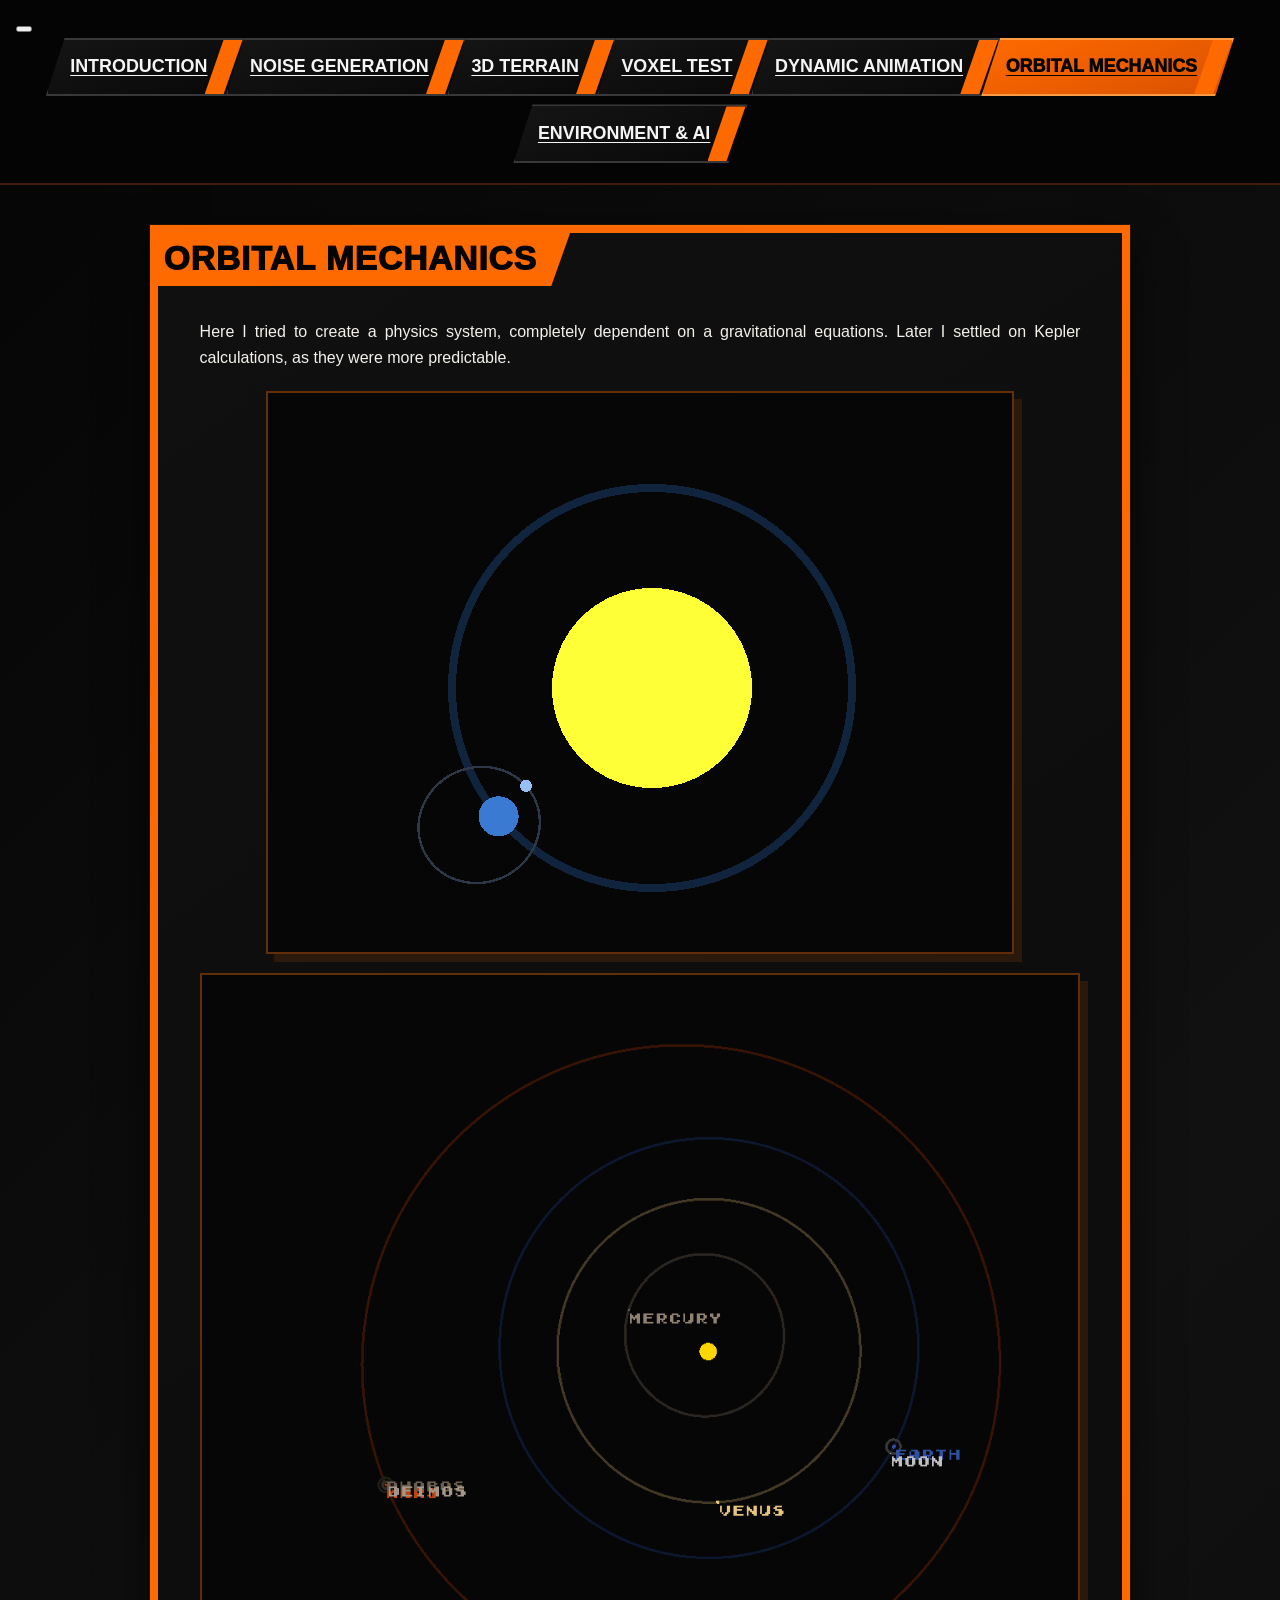
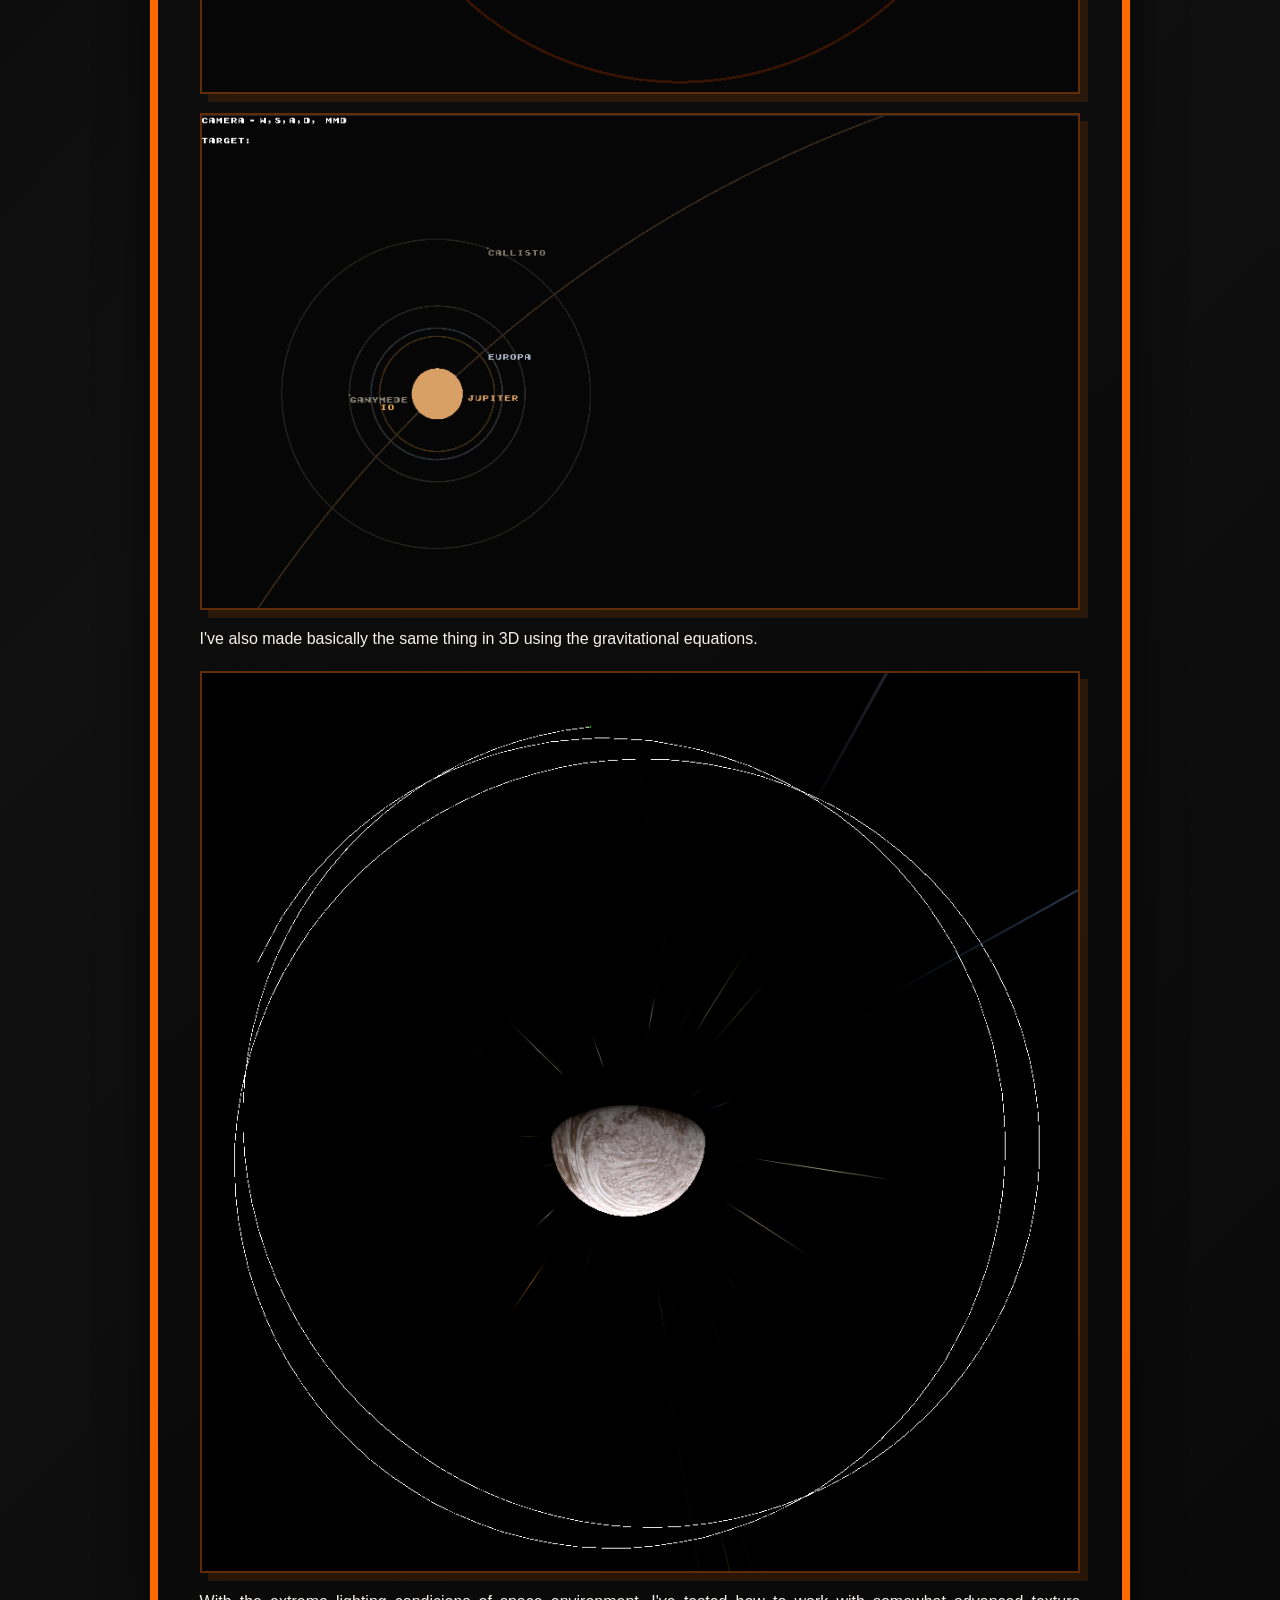
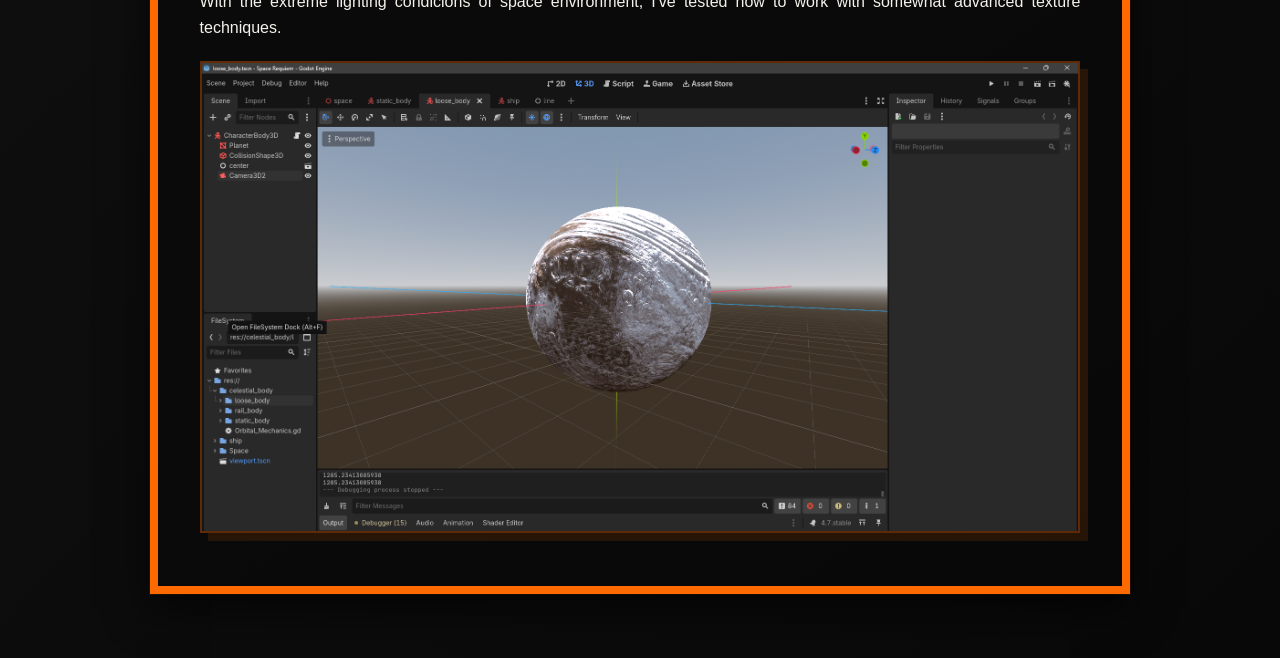
<file: stranky/OrbitMechs.html>
<!doctype html>
<html lang="cs">
  <head>
    <meta charset="utf-8">
    <meta name="viewport" content="width=device-width, initial-scale=1">
    <meta name="description" content="Orbital mechanics test">
    <title>ORBITAL MECHANICS | Petr Sedláček</title>
    <link rel="preconnect" href="https://fonts.googleapis.com">
    <link rel="preconnect" href="https://fonts.gstatic.com" crossorigin>
    <link href="https://fonts.cdnfonts.com/css/google-sans" rel="stylesheet">
    <link rel="stylesheet" href="../styly/style.css">
  </head>
  <body class="page-vysledky">
    <header class="top-menu" aria-label="Hlavní navigace">
      <button class="nav-toggle" hidden aria-expanded="false" aria-controls="hlavni-nav" aria-label="Otevřít navigaci">
        <span></span><span></span><span></span>
      </button>
      <nav id="hlavni-nav">
        <ul>
          <li><a href="../index.html">Introduction</a></li>
          <li><a href="2DNoiseGen.html">NOISE GENERATION</a></li>
          <li><a href="3DTerrain.html">3D TERRAIN</a></li>
          <li><a href="VoxelTest.html">VOXEL TEST</a></li>
          <li><a href="DynamicAnima.html">DYNAMIC ANIMATION</a></li>
          <li><a class="active" href="OrbitMechs.html">ORBITAL MECHANICS</a></li>
          <li><a href="Assylum.html">ENVIRONMENT & AI</a></li>
        </ul>
      </nav>
    </header>
    <main id="obsah" class="layout">
      <section class="card">
        <h2>ORBITAL MECHANICS</h2>
        <p>
          Here I tried to create a physics system, completely dependent on a gravitational equations.
          Later I settled on Kepler calculations, as they were more predictable. 
        </p>

        <figure class="fig">
          <img src="../imgs/Orbits_4.png" alt="Orbits_4">
        </figure>
        <p></p>
        <figure class="fig">
          <img src="../imgs/Orbits_2.png" alt="Orbits_2">
        </figure>
        <figure class="fig">
          <img src="../imgs/Orbits_1.png" alt="Orbits_1">
        </figure>
        <p>I've also made basically the same thing in 3D using the gravitational equations.</p>
        <figure class="fig">
          <img src="../imgs/Orbits_3.png" alt="Orbits_3">
        </figure>
        <p>With the extreme lighting condicions of space environment, I've tested how to work with somewhat advanced texture techniques.</p>
        <figure class="fig">
          <img src="../imgs/Orbits_editor.png" alt="Orbits_editor">
        </figure>

      </footer>
    </main>
  <script src="../styly/nav.js"></script>
  </body>
</html>
</file>
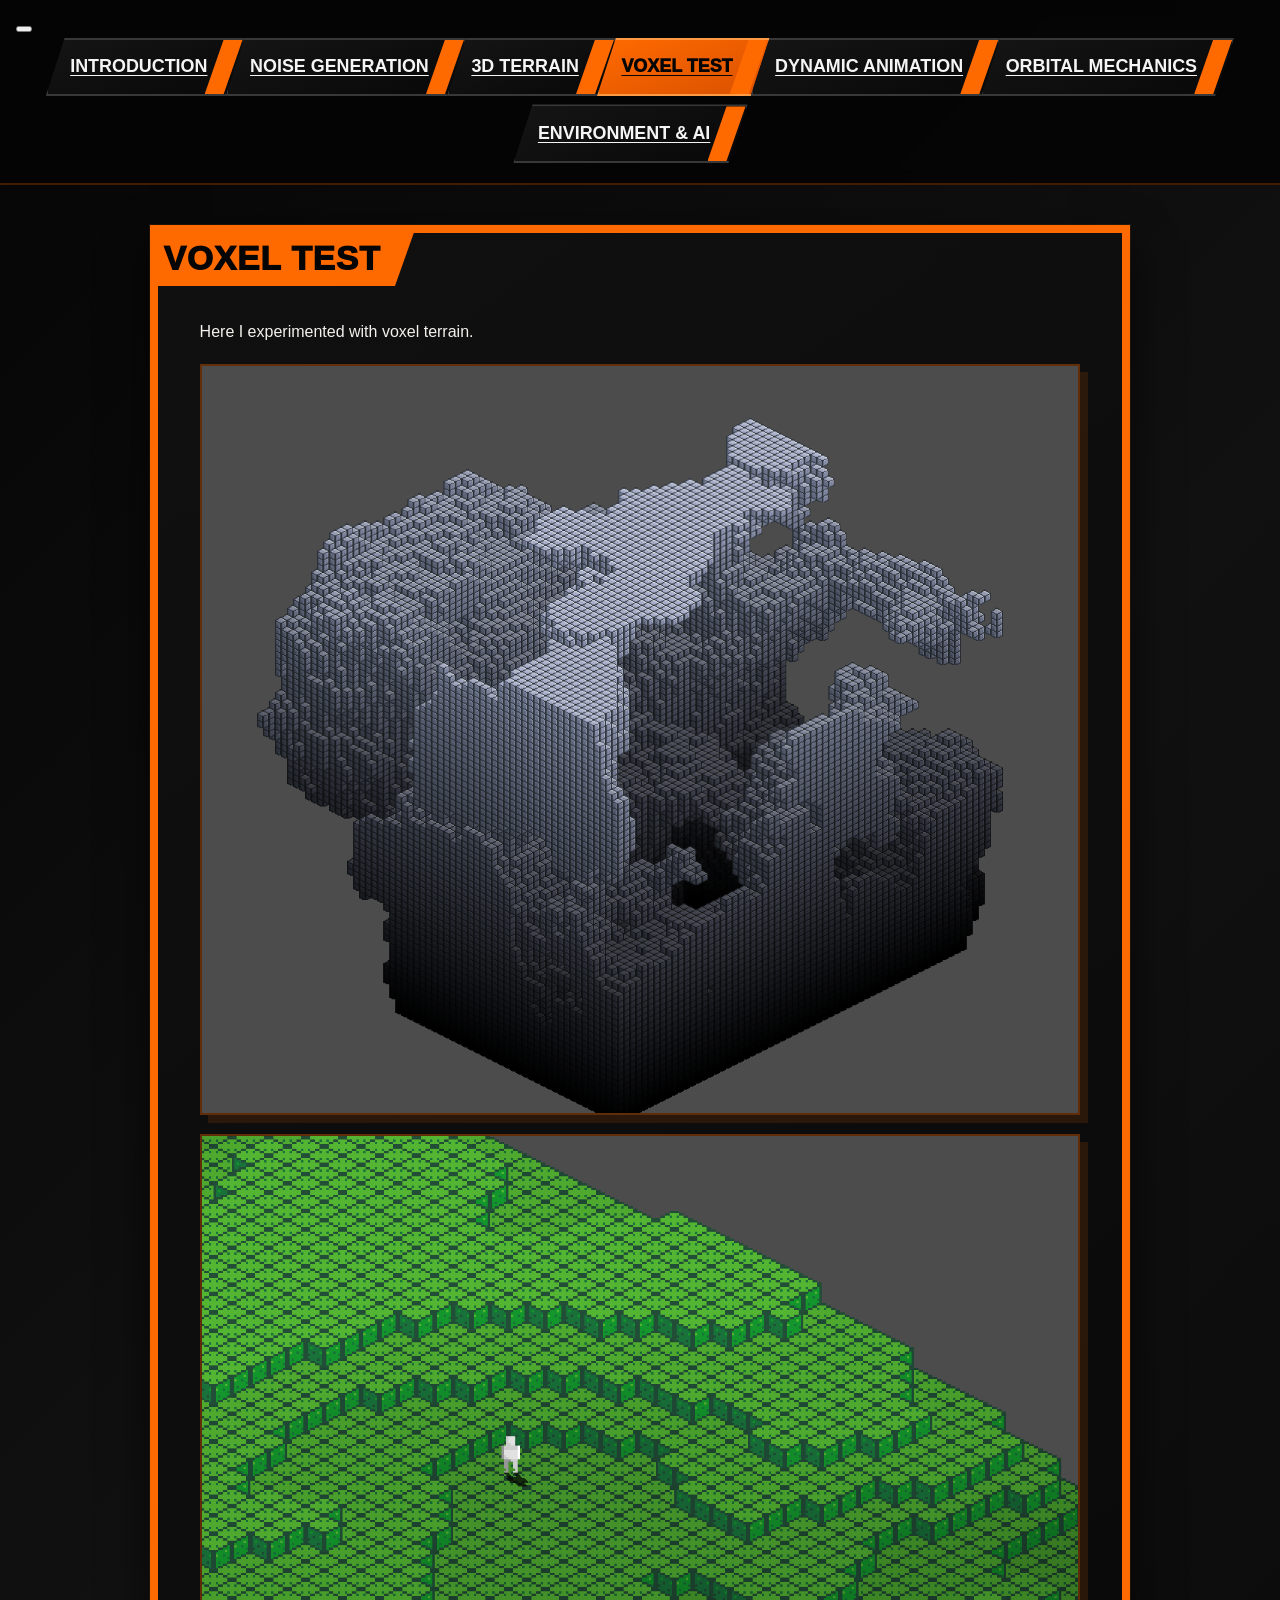
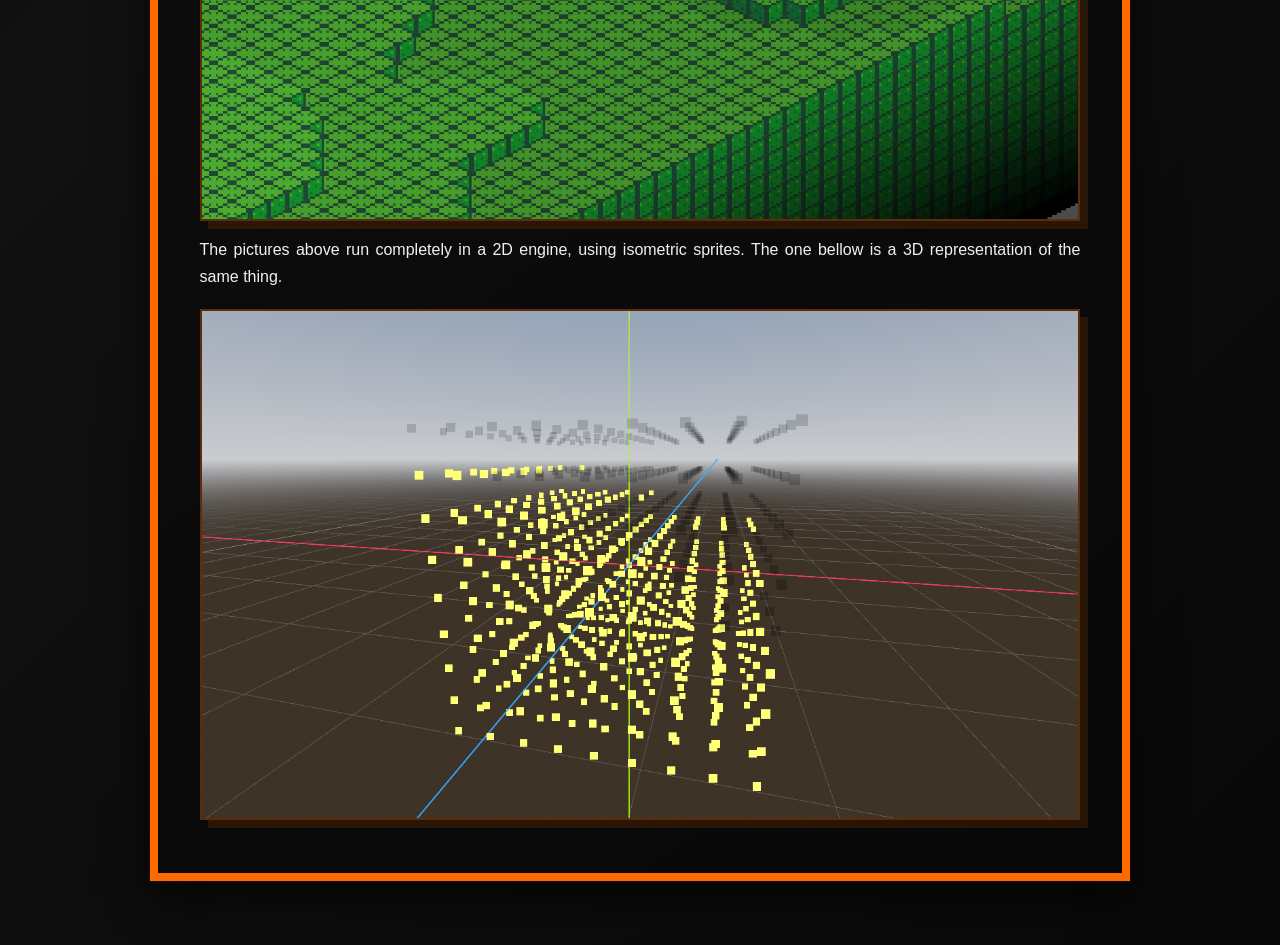
<file: stranky/VoxelTest.html>
<!doctype html>
<html lang="cs">
  <head>
    <meta charset="utf-8">
    <meta name="viewport" content="width=device-width, initial-scale=1">
    <meta name="description" content="Voxel tests.">
    <title>VOXEL TEST | Petr Sedláček</title>
    <link rel="preconnect" href="https://fonts.googleapis.com">
    <link rel="preconnect" href="https://fonts.gstatic.com" crossorigin>
    <link href="https://fonts.cdnfonts.com/css/google-sans" rel="stylesheet">
    <link rel="stylesheet" href="../styly/style.css">
  </head>
  <body class="page-vysledky">
    <header class="top-menu" aria-label="Hlavní navigace">
      <button class="nav-toggle" hidden aria-expanded="false" aria-controls="hlavni-nav" aria-label="Otevřít navigaci">
        <span></span><span></span><span></span>
      </button>
      <nav id="hlavni-nav">
        <ul>
          <li><a href="../index.html">Introduction</a></li>
          <li><a href="2DNoiseGen.html">NOISE GENERATION</a></li>
          <li><a href="3DTerrain.html">3D TERRAIN</a></li>
          <li><a class="active" href="VoxelTest.html">VOXEL TEST</a></li>
          <li><a href="DynamicAnima.html">DYNAMIC ANIMATION</a></li>
          <li><a href="OrbitMechs.html">ORBITAL MECHANICS</a></li>
          <li><a href="Assylum.html">ENVIRONMENT & AI</a></li>      
        </ul>
      </nav>
    </header>
    <main id="obsah" class="layout">
      <section class="card">
        <h2>VOXEL TEST</h2>
        <p>
          Here I experimented with voxel terrain.
        </p>
        <figure class="fig">
          <img src="../imgs/Voxel_cave1.png" alt="Voxel_cave1">
        </figure>
        <figure class="fig">
          <img src="../imgs/Voxel_grass.png" alt="Voxel_grass">
        </figure>
        <p>The pictures above run completely in a 2D engine, using isometric sprites. The one bellow is a 3D representation of the same thing.</p>
        <figure class="fig">
          <img src="../imgs/Voxel_3D.png" alt="Voxel_3D">
        </figure>

      </footer>
    </main>
  <script src="../styly/nav.js"></script>
  </body>
</html>
</file>
<file: styly/style.css>
:root {
  --bg-0: #080808;
  --bg-1: #101010;
  --bg-2: #171717;

  --panel: #111111;
  --panel-soft: #1c1c1c;

  --line: #3a3a3a;

  --text: #f4f1ec;
  --text-soft: #c9c4bd;

  --accent: #ff6a00;
  --accent-strong: #ff8a1f;
  --accent-dark: #c94f00;

  --orange-hot: #ff7a00;
  --orange-pale: #ffb15c;

  --black: #050505;
  --white: #fffaf3;

  --shadow: rgba(0, 0, 0, 0.6);
}

/* Base */

* {
  box-sizing: border-box;
}

html {
  scroll-behavior: smooth;
}

body {
  --page-accent: #ff6a00;

  margin: 0;
  min-height: 100vh;

  background:
    linear-gradient(
      135deg,
      #050505 0%,
      #111111 45%,
      #080808 100%
    );

  color: var(--text);

  font-family:
    "Google Sans",
    "Noto Sans",
    "Segoe UI",
    sans-serif;

  line-height: 1.65;
}



a {
  color: var(--accent-strong);
  text-underline-offset: 0.2rem;
}

a:hover,
a:focus-visible {
  color: #ffb15c;
}


/* Layout */

.layout {
  --frame-size: 8px;
  --layout-pad-x: 1rem;
  --layout-pad-y: 1rem;

  width: min(980px, 92vw);
  margin: 2.5rem auto 4rem;

  padding:
    var(--layout-pad-y)
    var(--layout-pad-x)
    1.2rem;

  border: var(--frame-size) solid var(--page-accent);

  border-radius: 0;

  background:
    linear-gradient(
      145deg,
      #101010,
      #080808
    );

  box-shadow:
    0 16px 40px rgba(0, 0, 0, 0.65),
    0 0 0 1px rgba(255, 106, 0, 0.12);
}

.card {
  margin-top: 1.5rem;
  padding: 1.6rem 1.6rem 1.7rem;


  border-radius: 0;


}

.layout > .card:first-of-type {
  position: relative;
  margin-top: 0;
  padding-top: 0;

  border-top: none;
}

/* Hero */

.hero {
  position: relative;
  margin: calc(-1 * var(--layout-pad-y))
          calc(-1 * var(--layout-pad-x)) 0;

  padding: 2.4rem 2rem 2rem;
  overflow: hidden;

  color: #fff;

  background:
    #111;
}

.hero::before {
  content: "";

  position: absolute;

  top: -210px;
  right: -80px;

  width: 220px;
  height: 220px;

  border: 25px solid rgba(255, 108, 4, 0.5);
  

  transform: rotate(60deg);
}

.hero::after {
  content: "";

  position: absolute;

  right: 0;
  bottom: 0;

  width: 100%;
  height: 6px;

  background: var(--accent);
}

.hero .eyebrow {
  color: var(--accent);
}

.hero h1 {
  color: var(--white);

  font-weight: 900;

  text-transform: uppercase;

  letter-spacing: -0.025em;
}

.hero .intro {
  color: var(--text-soft);
}

.eyebrow {
  margin: 0;

  color: var(--accent);

  font-size: 0.8rem;
  font-weight: 800;

  letter-spacing: 0.16em;

  text-transform: uppercase;
}

h1 {
  margin: 0.7rem 0 1rem;

  font-size: clamp(1.8rem, 2.8vw, 2.8rem);

  line-height: 1.05;

  font-weight: 900;
}


.card h2 {
  margin: 0 0 0.8rem;

  font-size: clamp(1.2rem, 2.2vw, 1.65rem);

  font-weight: 900;

  text-transform: uppercase;

  letter-spacing: 0.02em;
}

.card:first-of-type > h2:first-child {
  position: relative;

  display: inline-block;

  margin:
    calc(-1 * var(--layout-pad-y))
    0
    1.05rem
    calc(-1 * (
      var(--layout-pad-x)
      + var(--frame-size)
      + 1.6rem
    ));

  padding:
    0.5rem
    2.1rem
    0.58rem
    0.85rem;

  background: var(--accent);

  clip-path:
    polygon(
      0 0,
      100% 0,
      calc(100% - 19px) 100%,
      0 100%
    );

  color: #050505;

  font-size: clamp(1.5rem, 3vw, 2.1rem);

  font-weight: 950;

  letter-spacing: 0.025em;

  line-height: 1.08;

  text-transform: uppercase;

  box-shadow:
    8px 8px 0 rgba(255, 106, 0, 0.18);
}

body.page-uvod .card:first-of-type > h2:first-child {
  margin-top:
    calc(-1 * var(--layout-pad-y) + 1rem);
}

.card h3 {
  margin: 1.4rem 0 0.5rem;

  color: var(--accent-strong);

  font-size: 1.05rem;

  font-weight: 800;

  letter-spacing: 0.03em;

  text-transform: uppercase;
}

/* Dividers */

.section-divider {
  margin:
    1.5rem
    calc(-1 * (
      var(--layout-pad-x)
      + var(--frame-size)
      + 1.6rem
    ))
    0;

  height: var(--frame-size);

  background: var(--accent);

  box-shadow:
    0 0 18px rgba(255, 106, 0, 0.25);
}

.section-divider + h3.map-showcase-title {
  margin-top: 0;
  margin-bottom: 0.7rem;
}

.card h3.map-showcase-title {
  display: inline-block;

  position: relative;

  margin:
    0.7rem
    0
    0.7rem
    calc(-1 * (
      var(--layout-pad-x)
      + var(--frame-size)
      + 1.6rem
    ));

  padding:
    0.38rem
    1.8rem
    0.45rem
    0.65rem;

  overflow: hidden;

  background: var(--accent);

  color: #050505;

  font-size: clamp(1.05rem, 2vw, 1.35rem);

  font-weight: 900;

  text-transform: uppercase;
}

.card h3.map-showcase-title::after {
  content: "";

  position: absolute;

  top: 0;
  right: 0;

  width: 19px;
  height: 100%;

  background: #050505;

  clip-path:
    polygon(
      100% 0,
      0 100%,
      100% 100%
    );
}

/* Tables */

.data-table {
  width: 100%;

  border-collapse: collapse;

  margin: 0.7rem 0 0.2rem;

  font-size: 0.92rem;
}

.data-table th,
.data-table td {
  border: 1px solid #3b3b3b;

  padding: 0.6rem 0.65rem;

  vertical-align: top;
}

.data-table th {
  background: var(--accent);

  color: #050505;

  font-weight: 900;

  text-align: left;

  text-transform: uppercase;
}

.data-table tr:nth-child(even) td {
  background: rgba(255, 106, 0, 0.035);
}

.data-table tr:hover td {
  background: rgba(255, 106, 0, 0.10);
}

/* Figures */

.fig {
  margin: 1.2rem 0 0.4rem;
  text-align: center;
}

.fig img {
  display: block;

  max-width: 100%;

  margin: 0 auto;

  border:
    2px solid
    rgba(255, 106, 0, 0.35);

  border-radius: 0;

  box-shadow:
    8px 8px 0 rgba(255, 106, 0, 0.12);
}

figcaption {
  margin-top: 0.45rem;

  color: var(--text-soft);

  font-size: 0.82rem;

  font-style: italic;

  text-align: center;
}

/* Map items */

.map-showcase-item {
  margin: 0 0 3.5rem;

  padding: 0;

  border-left: 5px solid var(--accent);

  padding-left: 1rem;

  background: transparent;
}

.map-showcase-item strong {
  color: var(--accent-strong);
}

.map-fig img {
  display: block;

  width: min(100%, 860px);

  margin: 0 auto;

  border:
    2px solid
    rgba(255, 106, 0, 0.35);
}

/* Meta grid */

.meta-grid {
  display: grid;

  margin: 0;

  grid-template-columns:
    repeat(
      auto-fit,
      minmax(290px, 1fr)
    );

  gap: 1rem;
}

.meta-grid a {
  position: relative;

  display: flex;

  align-items: center;
  justify-content: flex-end;

  min-height: 6.5rem;

  padding:
    0.8rem
    3.2rem
    0.8rem
    1.6rem;

  overflow: hidden;

  clip-path:
    polygon(
      44px 0,
      100% 0,
      calc(100% - 44px) 100%,
      0 100%
    );

  color: #050505;

  text-decoration: none;

  font-weight: 700;

  text-align: right;

  background-position: center;
  background-size: cover;
  background-repeat: no-repeat;

  border: 2px solid var(--accent);

  box-shadow:
    6px 6px 0 rgba(255, 106, 0, 0.25);

  transition:
    transform 0.15s ease,
    filter 0.15s ease,
    box-shadow 0.15s ease;
}


.meta-grid a:nth-child(1) {
  background-image: url("../imgs/Zeptrans_map3.png");
}

.meta-grid a:nth-child(2) {
  background-image: url("../imgs/Aloon_foliage.png");
}

.meta-grid a:nth-child(3) {
  background-image: url("../imgs/Voxel_cave1.png");
}

.meta-grid a:nth-child(4) {
  background-image: url("../imgs/Anima_knight.png");
}

.meta-grid a:nth-child(5) {
  background-image: url("../imgs/Orbits_1.png");
}

.meta-grid a:nth-child(6) {
  background-image: url("../imgs/Assylum_inside.png");
}

.meta-grid a span {
  position: relative;

  z-index: 1;

  color: #050505;

  font-size: 1.05rem;

  font-weight: 950;

  -webkit-text-stroke: 2px #fff;

  paint-order: stroke fill;

  text-transform: uppercase;
}

.meta-grid a:hover,
.meta-grid a:focus-visible {
  transform:
    translate(-3px, -3px)
    scale(1.025);

  filter: brightness(1.12);

  z-index: 1;

  box-shadow:
    10px 10px 0 rgba(255, 106, 0, 0.35),
    0 0 25px rgba(255, 106, 0, 0.18);
}

/* Contact */

.contact-center {
  text-align: center;
}

.contact-center p {
  margin: 0.4rem 0;
}

dt {
  color: var(--accent);

  font-weight: 800;

  margin-bottom: 0.3rem;

  text-align: right;
}

dd {
  color: inherit;
  margin: 0;
}

/* Common content */

.plain-list,
.file-links {
  margin: 0;
  padding-left: 1.25rem;
}

li {
  margin: 0.35rem 0;
}

.note {
  color: var(--text-soft);
  margin-top: 0.9rem;
}

.card p,
.card li {
  text-align: justify;
  text-justify: inter-word;
}

/* Navigation */

.top-menu {
  position: sticky;

  top: 0;

  z-index: 10;

  padding: 0.7rem 1rem;

  background:
    rgba(5, 5, 5, 0.92);

  backdrop-filter: blur(8px);

  border-bottom:
    2px solid
    rgba(255, 106, 0, 0.25);
}

.top-menu nav ul {
  display: flex;

  flex-wrap: wrap;

  justify-content: center;

  margin: 0;
  padding: 0;

  gap: 0;

  list-style: none;
}

.top-menu li {
  margin: 0 0 0 -19px;
}

.top-menu li:first-child {
  margin-left: 0;
}

.top-menu a {
  display: inline-block;

  position: relative;

  overflow: hidden;

  transform-origin: center;

  padding:
    0.78rem
    2.2rem
    0.78rem
    1.4rem;

  border:
    2px solid
    #383838;

  clip-path:
    polygon(
      19px 0,
      100% 0,
      calc(100% - 19px) 100%,
      0 100%
    );

  background:
    linear-gradient(
      160deg,
      #151515,
      #080808
    );

  color: #f5f5f5;

  font-size: 1.12rem;

  font-weight: 800;

  text-transform: uppercase;

  box-shadow:
    4px 5px 0 rgba(0, 0, 0, 0.7);

  transition:
    filter 0.15s ease,
    transform 0.15s ease,
    border-color 0.15s ease;
}

.top-menu a::after {
  content: "";

  position: absolute;

  top: 0;
  right: 0;

  width: 38px;
  height: 100%;

  clip-path:
    polygon(
      19px 0,
      100% 0,
      calc(100% - 19px) 100%,
      0 100%
    );

  background: var(--menu-strip, var(--accent));
}

.top-menu a:hover,
.top-menu a:focus-visible {
  z-index: 10;

  color: #fff;

  filter: brightness(1.2);

  transform:
    translateY(-2px)
    scale(1.04);

  border-color: var(--accent);

  box-shadow:
    5px 7px 0 rgba(255, 106, 0, 0.25);
}

.top-menu a.active {
  background:
    linear-gradient(
      160deg,
      #ff6a00,
      #d95100
    );

  border-color: #ff9a45;

  color: #050505;

  font-weight: 950;

  box-shadow:
    5px 6px 0 rgba(255, 106, 0, 0.3);
}


/* Footer */

.footer p {
  background: var(--accent);

  color: #050505;

  font-weight: 900;

  box-shadow:
    -5px -5px 0 rgba(255, 106, 0, 0.15);
}

.footer p a {
  color: #050505;
  font-weight: 900;
}

.footer p a:hover {
  color: #fff;
}

.footer p::before {
  background: var(--accent);
}

/* Mobile */

@media (max-width: 640px) {

  .top-menu {
    background: #050505;
  }

  .nav-toggle {
    background: var(--accent);

    box-shadow:
      4px 4px 0 rgba(255, 106, 0, 0.25);
  }

  .nav-toggle span {
    background: #050505;
  }

  .top-menu nav {
    background: #0b0b0b;

    border-top:
      2px solid
      var(--accent);

    box-shadow:
      0 10px 25px rgba(0, 0, 0, 0.7);
  }

  .top-menu a {
    border-color: #292929;
  }

  .top-menu a.active {
    background: var(--accent);
    color: #050505;
  }

  .layout {
    border-width: 6px;

    background: #090909;

    box-shadow:
      0 10px 30px rgba(0, 0, 0, 0.7);
  }

  .hero {
    background:
      linear-gradient(
        135deg,
        #050505,
        #16100b
      );
  }

  .card {
    border-color:
      rgba(255, 106, 0, 0.14);
  }

  .card:first-of-type > h2:first-child {
    background: var(--accent);

    box-shadow:
      6px 6px 0 rgba(255, 106, 0, 0.18);
  }

  .section-divider {
    background: var(--accent);
  }

  .card h3.map-showcase-title {
    background: var(--accent);
  }

  .meta-grid a {
    box-shadow:
      4px 5px 0 rgba(255, 106, 0, 0.22);
  }

  .meta-grid a:hover,
  .meta-grid a:focus-visible {
    transform:
      translateY(-2px)
      scale(1.015);
  }
}
</file>
